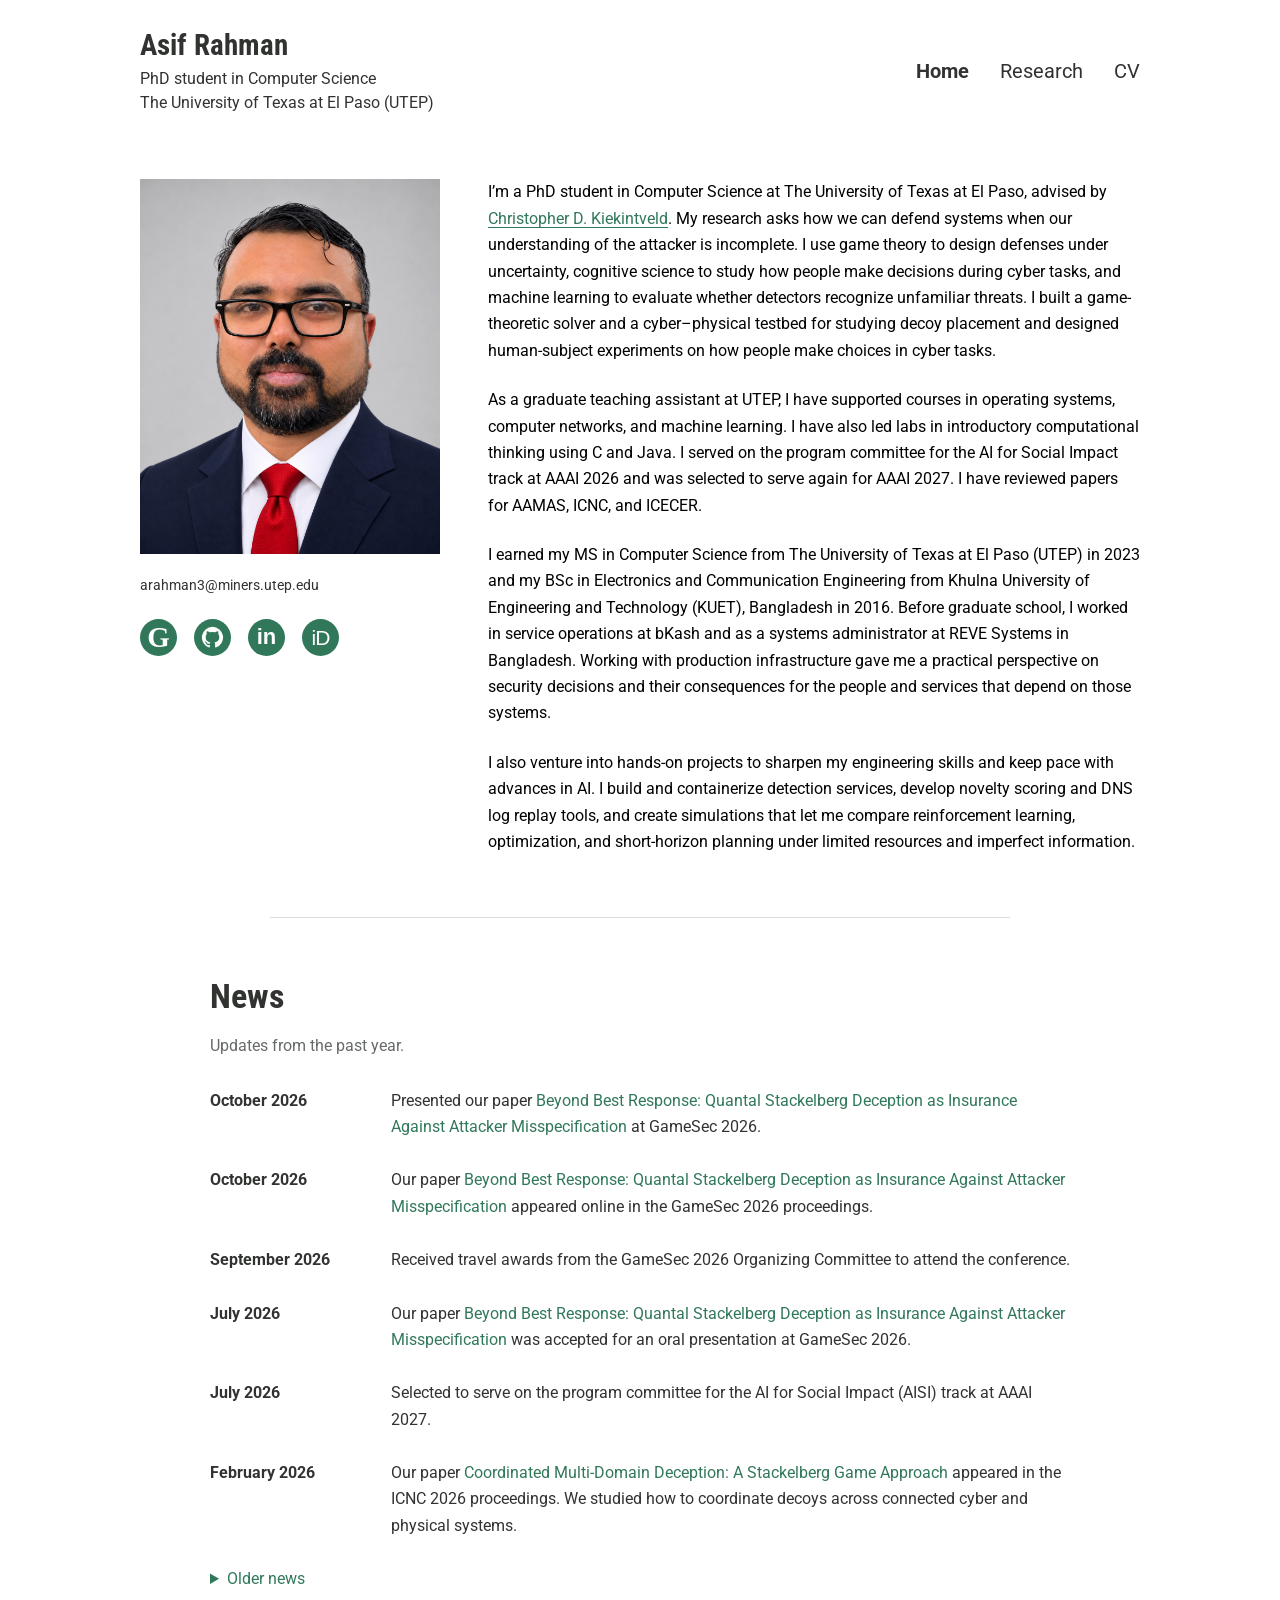
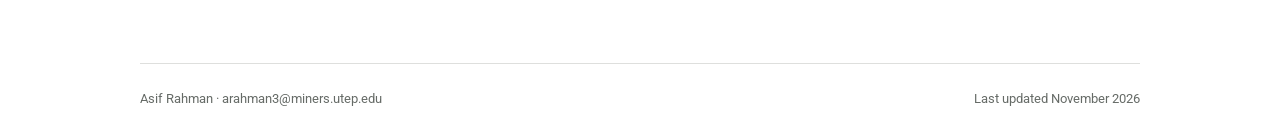
<file: index.html>
<!doctype html>
<html lang="en">
<head>
  <meta charset="utf-8">
  <meta name="viewport" content="width=device-width, initial-scale=1">
  <title>Asif Rahman | Computer Science, UTEP</title>
  <meta name="description" content="Asif Rahman is a PhD student at UTEP studying cyber deception, game theory, and attacker decision-making.">
  <meta name="author" content="Asif Rahman">
  <link rel="canonical" href="https://asifrahman.is-a.dev/">
  <meta name="theme-color" content="#31785a">
  <link rel="icon" href="assets/favicon.svg" type="image/svg+xml">
  <link rel="stylesheet" href="fonts.css">
  <link rel="stylesheet" href="style.css">
  <script src="assets/news-data.js" defer></script>
  <script src="assets/news.js" defer></script>
</head>
<body>
<a class="skip-link" href="#main">Skip to content</a>
<div class="site-width">
  <header class="site-header">
    <div><a class="site-name" href="index.html">Asif Rahman</a>
      <p class="site-description">PhD student in Computer Science<br>The University of Texas at El Paso (UTEP)</p></div>
    <nav aria-label="Main navigation"><ul class="primary-nav"><li><a href="index.html" aria-current="page">Home</a></li><li><a href="research.html">Research</a></li><li><a href="cv.html">CV</a></li></ul></nav>
  </header>
<main id="main">
  <h1 class="visually-hidden">Asif Rahman — Home</h1>
  <section class="intro" aria-label="About me">
    <aside class="profile" aria-label="Photo and contact links">
      <img class="portrait" src="assets/asif-rahman-formal.png" width="1122" height="1402" alt="Portrait of Asif Rahman wearing black glasses, a navy suit, white shirt, and red tie" fetchpriority="high">
      <a class="email" href="mailto:arahman3@miners.utep.edu">arahman3@miners.utep.edu</a>
      <div class="social-links" aria-label="Academic and professional profiles">
        <a href="https://scholar.google.com/citations?user=FfLKS8AAAAAJ" target="_blank" rel="noopener" aria-label="Google Scholar" title="Google Scholar"><span class="scholar-icon" aria-hidden="true">G</span></a>
        <a href="https://github.com/ucchol" target="_blank" rel="noopener" aria-label="GitHub" title="GitHub"><svg viewBox="0 0 24 24" aria-hidden="true"><path d="M12 .9a11.1 11.1 0 0 0-3.51 21.63c.55.1.76-.24.76-.54v-2.07c-3.1.67-3.76-1.32-3.76-1.32-.51-1.29-1.24-1.64-1.24-1.64-1.01-.69.08-.68.08-.68 1.12.08 1.71 1.15 1.71 1.15 1 1.7 2.61 1.21 3.25.93.1-.72.39-1.21.71-1.49-2.48-.28-5.09-1.24-5.09-5.52 0-1.22.44-2.22 1.15-3-.12-.28-.5-1.42.11-2.96 0 0 .94-.3 3.05 1.14a10.6 10.6 0 0 1 5.55 0c2.12-1.44 3.05-1.14 3.05-1.14.61 1.54.23 2.68.11 2.96.72.78 1.15 1.78 1.15 3 0 4.29-2.62 5.23-5.11 5.51.4.35.75 1.03.75 2.08v3.05c0 .3.2.65.77.54A11.1 11.1 0 0 0 12 .9Z"/></svg></a>
        <a href="https://www.linkedin.com/in/asif5028/" target="_blank" rel="noopener" aria-label="LinkedIn" title="LinkedIn"><span class="linkedin-icon" aria-hidden="true">in</span></a>
        <a href="https://orcid.org/0009-0004-4939-2065" target="_blank" rel="noopener" aria-label="ORCID" title="ORCID"><span class="orcid-icon" aria-hidden="true">iD</span></a>
      </div>
    </aside>
    <div class="bio">
      <!-- Edit the biography here. Research and publication details are on research.html. -->
      <p>I’m a PhD student in Computer Science at The University of Texas at El Paso, advised by <a href="https://www.cs.utep.edu/kiekintveld/" target="_blank" rel="noopener">Christopher D. Kiekintveld</a>. My research asks how we can defend systems when our understanding of the attacker is incomplete. I use game theory to design defenses under uncertainty, cognitive science to study how people make decisions during cyber tasks, and machine learning to evaluate whether detectors recognize unfamiliar threats. I built a game-theoretic solver and a cyber–physical testbed for studying decoy placement and designed human-subject experiments on how people make choices in cyber tasks.</p>
      <p>As a graduate teaching assistant at UTEP, I have supported courses in operating systems, computer networks, and machine learning. I have also led labs in introductory computational thinking using C and Java. I served on the program committee for the AI for Social Impact track at AAAI 2026 and was selected to serve again for AAAI 2027. I have reviewed papers for AAMAS, ICNC, and ICECER.</p>
      <p>I earned my MS in Computer Science from The University of Texas at El Paso (UTEP) in 2023 and my BSc in Electronics and Communication Engineering from Khulna University of Engineering and Technology (KUET), Bangladesh in 2016. Before graduate school, I worked in service operations at bKash and as a systems administrator at REVE Systems in Bangladesh. Working with production infrastructure gave me a practical perspective on security decisions and their consequences for the people and services that depend on those systems.</p>
      <p>I also venture into hands-on projects to sharpen my engineering skills and keep pace with advances in AI. I build and containerize detection services, develop novelty scoring and DNS log replay tools, and create simulations that let me compare reinforcement learning, optimization, and short-horizon planning under limited resources and imperfect information.</p>
    </div>
  </section>
  <hr class="section-rule">
  <section class="news-section" aria-labelledby="news-heading" id="news">
    <h2 id="news-heading">News</h2>
    <p class="news-intro">Updates from the past year.</p>
<ul class="news-list" data-news-view="recent">
  <li><time datetime="2026-10">October 2026</time><p>Presented our paper <a href="https://link.springer.com/chapter/10.1007/978-3-032-40367-4_14" target="_blank" rel="noopener">Beyond Best Response: Quantal Stackelberg Deception as Insurance Against Attacker Misspecification</a> at GameSec 2026.</p></li>
  <li><time datetime="2026-10-13">October 2026</time><p>Our paper <a href="https://link.springer.com/chapter/10.1007/978-3-032-40367-4_14" target="_blank" rel="noopener">Beyond Best Response: Quantal Stackelberg Deception as Insurance Against Attacker Misspecification</a> appeared online in the GameSec 2026 proceedings.</p></li>
  <li><time datetime="2026-09">September 2026</time><p>Received travel awards from the GameSec 2026 Organizing Committee to attend the conference.</p></li>
  <li><time datetime="2026-07-22">July 2026</time><p>Our paper <a href="https://link.springer.com/chapter/10.1007/978-3-032-40367-4_14" target="_blank" rel="noopener">Beyond Best Response: Quantal Stackelberg Deception as Insurance Against Attacker Misspecification</a> was accepted for an oral presentation at GameSec 2026.</p></li>
  <li><time datetime="2026-07-13">July 2026</time><p>Selected to serve on the program committee for the AI for Social Impact (AISI) track at AAAI 2027.</p></li>
  <li><time datetime="2026-02-16">February 2026</time><p>Our paper <a href="https://doi.org/10.1109/ICNC68183.2026.11416975" target="_blank" rel="noopener">Coordinated Multi-Domain Deception: A Stackelberg Game Approach</a> appeared in the ICNC 2026 proceedings. We studied how to coordinate decoys across connected cyber and physical systems.</p></li>
  <li><time datetime="2025-11-15">November 2025</time><p>Our paper <a href="https://arxiv.org/abs/2601.02596" target="_blank" rel="noopener">Coordinated Multi-Domain Deception: A Stackelberg Game Approach</a> was accepted at ICNC 2026.</p></li>
  <li><time datetime="2025-11-14">November 2025</time><p>Our paper <a href="https://doi.org/10.1109/Trustcom66490.2025.00287" target="_blank" rel="noopener">MAD-OOD: A Deep Learning Cluster-Driven Framework for an Out-of-Distribution Malware Detection and Classification</a> appeared in the TrustCom 2025 proceedings. We evaluated a method for detecting malware from unfamiliar families.</p></li>
</ul>
    <details class="news-archive">
      <summary>Older news</summary>
      <ul class="news-list" data-news-view="older">
        <li><time datetime="2025-10-15">October 2025</time><p>Presented <a href="https://doi.org/10.1007/978-3-032-08067-7_2" target="_blank" rel="noopener">Using Choice Overload to Degrade Cyber Attacks</a> at GameSec 2025 in Athens, Greece.</p></li>
        <li><time datetime="2025-10-13">October 2025</time><p><a href="https://doi.org/10.1007/978-3-032-08067-7_2" target="_blank" rel="noopener">Using Choice Overload to Degrade Cyber Attacks</a> appeared in the GameSec 2025 proceedings.</p></li>
        <li><time datetime="2025-10-11">October 2025</time><p>Received a partial travel grant to attend GameSec 2025.</p></li>
        <li><time datetime="2025-10-05">October 2025</time><p>Our paper <a href="https://doi.org/10.1109/Trustcom66490.2025.00287" target="_blank" rel="noopener">MAD-OOD: A Deep Learning Cluster-Driven Framework for an Out-of-Distribution Malware Detection and Classification</a> was accepted at IEEE TrustCom 2025.</p></li>
        <li><time datetime="2025-09-29">September 2025</time><p>Selected to serve on the program committee for the AI for Social Impact (AISI) track at AAAI 2026.</p></li>
        <li><time datetime="2024-12-09">December 2024</time><p>Our paper <a href="https://doi.org/10.1109/ACSACW65225.2024.00034" target="_blank" rel="noopener">Fine-tuning Large Language Models for DGA and DNS Exfiltration Detection</a> appeared in the ACSAC Workshops 2024 proceedings. We evaluated fine-tuned language models for detecting algorithmically generated domains and DNS exfiltration.</p></li>
        <li><time datetime="2024-11">November 2024</time><p>Passed the qualifying talk for my PhD dissertation.</p></li>
        <li><time datetime="2024-10-20">October 2024</time><p>Our paper <a href="https://arxiv.org/abs/2410.21723" target="_blank" rel="noopener">Fine-tuning Large Language Models for DGA and DNS Exfiltration Detection</a> was accepted at the Workshop on AI for Cyber Threat Intelligence (WAITI), part of ACSAC 2024.</p></li>
        <li><time datetime="2024-01">January 2024</time><p>Started my PhD journey at UTEP.</p></li>
      </ul>
    </details>
  </section>
</main>
  <footer class="site-footer" id="contact">
    <p>Asif Rahman · <a href="mailto:arahman3@miners.utep.edu">arahman3@miners.utep.edu</a></p>
    <p>Last updated November 2026</p>
  </footer>
</div>
</body>
</html>
</file>
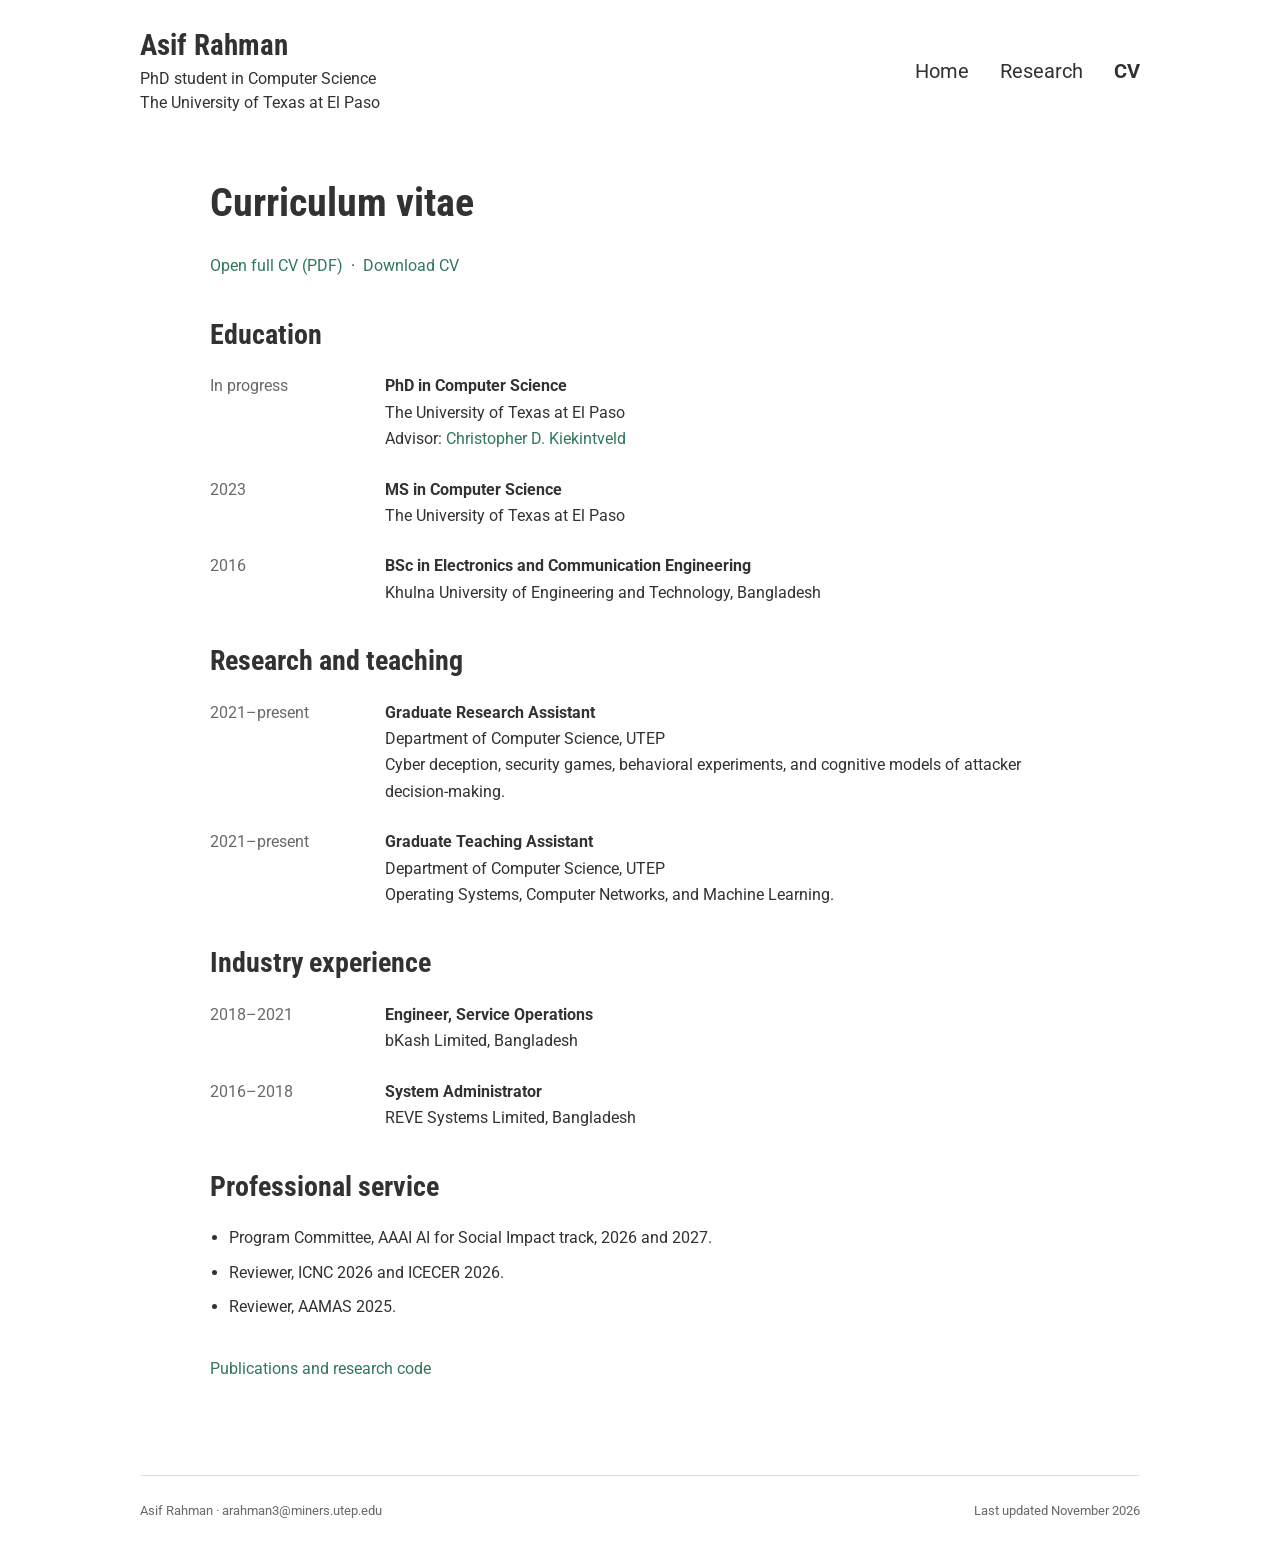
<file: cv.html>
<!doctype html>
<html lang="en">
<head>
  <meta charset="utf-8">
  <meta name="viewport" content="width=device-width, initial-scale=1">
  <title>Curriculum vitae | Asif Rahman</title>
  <meta name="description" content="Education, research, teaching, and professional experience of Asif Rahman. Download the full CV.">
  <meta name="author" content="Asif Rahman">
  <link rel="canonical" href="https://asifrahman.is-a.dev/cv.html">
  <meta name="theme-color" content="#31785a">
  <link rel="icon" href="assets/favicon.svg" type="image/svg+xml">
  <link rel="stylesheet" href="fonts.css">
  <link rel="stylesheet" href="style.css">
</head>
<body>
<a class="skip-link" href="#main">Skip to content</a>
<div class="site-width">
  <header class="site-header">
    <div><a class="site-name" href="index.html">Asif Rahman</a>
      <p class="site-description">PhD student in Computer Science<br>The University of Texas at El Paso</p></div>
    <nav aria-label="Main navigation"><ul class="primary-nav"><li><a href="index.html">Home</a></li><li><a href="research.html">Research</a></li><li><a href="cv.html" aria-current="page">CV</a></li></ul></nav>
  </header>
<main id="main" class="reading-width">
  <h1>Curriculum vitae</h1>
  <p class="cv-download"><a href="CV.pdf" target="_blank" rel="noopener">Open full CV (PDF)</a> &nbsp;·&nbsp; <a href="CV.pdf" download="Asif_Rahman_CV.pdf">Download CV</a></p>
  <section class="cv-section" aria-labelledby="education-heading">
    <h2 id="education-heading">Education</h2>
    <div class="cv-row"><span class="cv-date">In progress</span><div><strong>PhD in Computer Science</strong><p>The University of Texas at El Paso</p><p>Advisor: <a href="https://www.cs.utep.edu/kiekintveld/" target="_blank" rel="noopener">Christopher D. Kiekintveld</a></p></div></div>
    <div class="cv-row"><time datetime="2023">2023</time><div><strong>MS in Computer Science</strong><p>The University of Texas at El Paso</p></div></div>
    <div class="cv-row"><time datetime="2016">2016</time><div><strong>BSc in Electronics and Communication Engineering</strong><p>Khulna University of Engineering and Technology, Bangladesh</p></div></div>
  </section>
  <section class="cv-section" aria-labelledby="experience-heading">
    <h2 id="experience-heading">Research and teaching</h2>
    <div class="cv-row"><span class="cv-date">2021–present</span><div><strong>Graduate Research Assistant</strong><p>Department of Computer Science, UTEP</p><p>Cyber deception, security games, behavioral experiments, and cognitive models of attacker decision-making.</p></div></div>
    <div class="cv-row"><span class="cv-date">2021–present</span><div><strong>Graduate Teaching Assistant</strong><p>Department of Computer Science, UTEP</p><p>Operating Systems, Computer Networks, and Machine Learning.</p></div></div>
  </section>
  <section class="cv-section" aria-labelledby="industry-heading">
    <h2 id="industry-heading">Industry experience</h2>
    <div class="cv-row"><span class="cv-date">2018–2021</span><div><strong>Engineer, Service Operations</strong><p>bKash Limited, Bangladesh</p></div></div>
    <div class="cv-row"><span class="cv-date">2016–2018</span><div><strong>System Administrator</strong><p>REVE Systems Limited, Bangladesh</p></div></div>
  </section>
  <section class="cv-section" aria-labelledby="service-heading">
    <h2 id="service-heading">Professional service</h2>
    <ul class="service-list"><li>Program Committee, AAAI AI for Social Impact track, 2026 and 2027.</li><li>Reviewer, ICNC 2026 and ICECER 2026.</li><li>Reviewer, AAMAS 2025.</li></ul>
  </section>
  <p class="back-link"><a href="research.html#publications">Publications and research code</a></p>
</main>
  <footer class="site-footer" id="contact">
    <p>Asif Rahman · <a href="mailto:arahman3@miners.utep.edu">arahman3@miners.utep.edu</a></p>
    <p>Last updated November 2026</p>
  </footer>
</div>
</body>
</html>
</file>
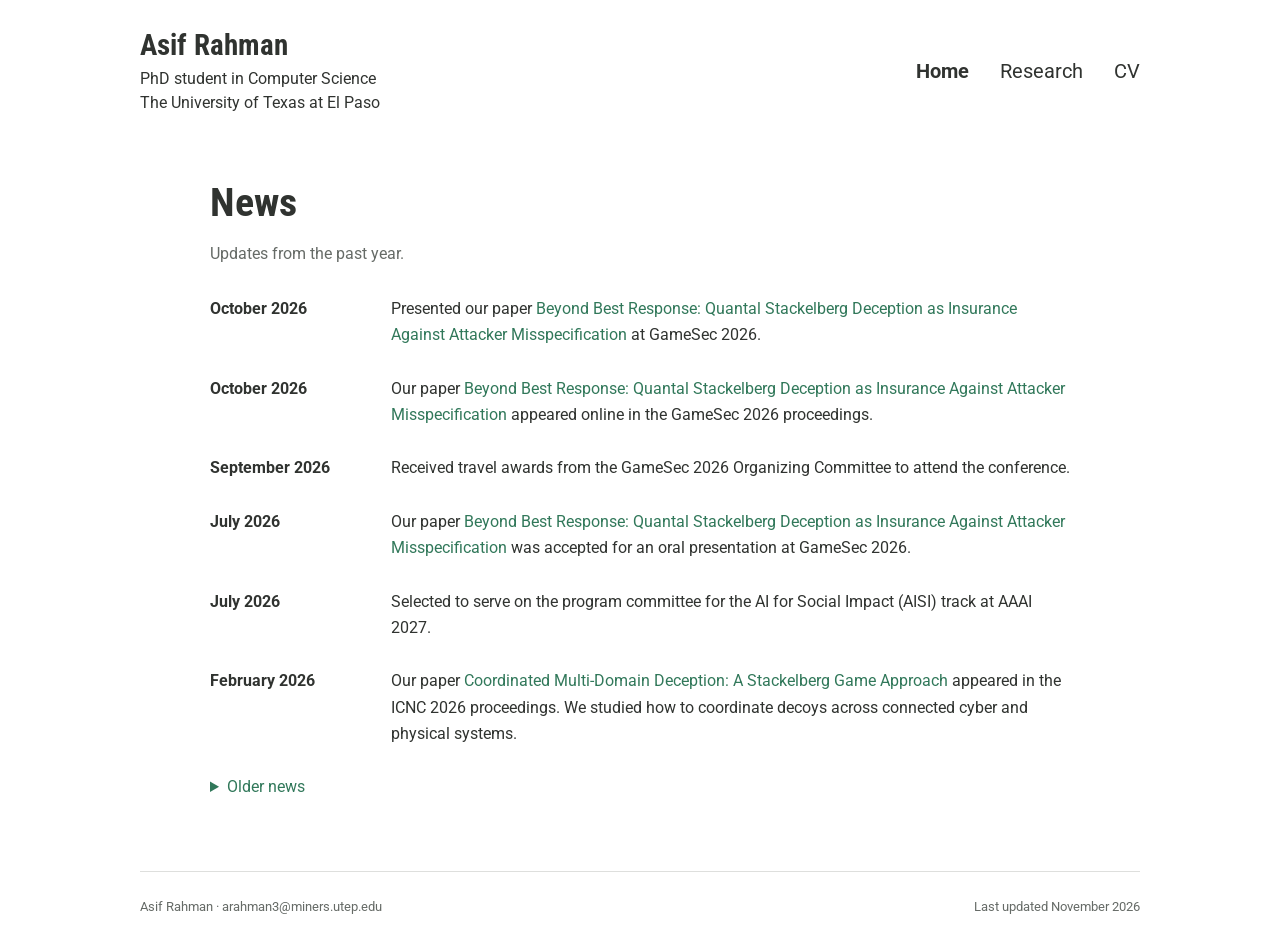
<file: news.html>
<!doctype html>
<html lang="en">
<head>
  <meta charset="utf-8">
  <meta name="viewport" content="width=device-width, initial-scale=1">
  <title>News | Asif Rahman</title>
  <meta name="description" content="Research and professional news from Asif Rahman.">
  <meta name="author" content="Asif Rahman">
  <link rel="canonical" href="https://asifrahman.is-a.dev/news.html">
  <meta name="theme-color" content="#31785a">
  <link rel="icon" href="assets/favicon.svg" type="image/svg+xml">
  <link rel="stylesheet" href="fonts.css">
  <link rel="stylesheet" href="style.css">
  <script src="assets/news-data.js" defer></script>
  <script src="assets/news.js" defer></script>
</head>
<body>
<a class="skip-link" href="#main">Skip to content</a>
<div class="site-width">
  <header class="site-header">
    <div><a class="site-name" href="index.html">Asif Rahman</a>
      <p class="site-description">PhD student in Computer Science<br>The University of Texas at El Paso</p></div>
    <nav aria-label="Main navigation"><ul class="primary-nav"><li><a href="index.html" aria-current="page">Home</a></li><li><a href="research.html">Research</a></li><li><a href="cv.html">CV</a></li></ul></nav>
  </header>
<main id="main" class="reading-width"><h1>News</h1><p class="news-intro">Updates from the past year.</p><ul class="news-list" data-news-view="recent">
  <li><time datetime="2026-10">October 2026</time><p>Presented our paper <a href="https://link.springer.com/chapter/10.1007/978-3-032-40367-4_14" target="_blank" rel="noopener">Beyond Best Response: Quantal Stackelberg Deception as Insurance Against Attacker Misspecification</a> at GameSec 2026.</p></li>
  <li><time datetime="2026-10-13">October 2026</time><p>Our paper <a href="https://link.springer.com/chapter/10.1007/978-3-032-40367-4_14" target="_blank" rel="noopener">Beyond Best Response: Quantal Stackelberg Deception as Insurance Against Attacker Misspecification</a> appeared online in the GameSec 2026 proceedings.</p></li>
  <li><time datetime="2026-09">September 2026</time><p>Received travel awards from the GameSec 2026 Organizing Committee to attend the conference.</p></li>
  <li><time datetime="2026-07-22">July 2026</time><p>Our paper <a href="https://link.springer.com/chapter/10.1007/978-3-032-40367-4_14" target="_blank" rel="noopener">Beyond Best Response: Quantal Stackelberg Deception as Insurance Against Attacker Misspecification</a> was accepted for an oral presentation at GameSec 2026.</p></li>
  <li><time datetime="2026-07-13">July 2026</time><p>Selected to serve on the program committee for the AI for Social Impact (AISI) track at AAAI 2027.</p></li>
  <li><time datetime="2026-02-16">February 2026</time><p>Our paper <a href="https://doi.org/10.1109/ICNC68183.2026.11416975" target="_blank" rel="noopener">Coordinated Multi-Domain Deception: A Stackelberg Game Approach</a> appeared in the ICNC 2026 proceedings. We studied how to coordinate decoys across connected cyber and physical systems.</p></li>
  <li><time datetime="2025-11-15">November 2025</time><p>Our paper <a href="https://arxiv.org/abs/2601.02596" target="_blank" rel="noopener">Coordinated Multi-Domain Deception: A Stackelberg Game Approach</a> was accepted at ICNC 2026.</p></li>
  <li><time datetime="2025-11-14">November 2025</time><p>Our paper <a href="https://doi.org/10.1109/Trustcom66490.2025.00287" target="_blank" rel="noopener">MAD-OOD: A Deep Learning Cluster-Driven Framework for an Out-of-Distribution Malware Detection and Classification</a> appeared in the TrustCom 2025 proceedings. We evaluated a method for detecting malware from unfamiliar families.</p></li>
</ul>
    <details class="news-archive">
      <summary>Older news</summary>
      <ul class="news-list" data-news-view="older">
        <li><time datetime="2025-10-15">October 2025</time><p>Presented <a href="https://doi.org/10.1007/978-3-032-08067-7_2" target="_blank" rel="noopener">Using Choice Overload to Degrade Cyber Attacks</a> at GameSec 2025 in Athens, Greece.</p></li>
        <li><time datetime="2025-10-13">October 2025</time><p><a href="https://doi.org/10.1007/978-3-032-08067-7_2" target="_blank" rel="noopener">Using Choice Overload to Degrade Cyber Attacks</a> appeared in the GameSec 2025 proceedings.</p></li>
        <li><time datetime="2025-10-11">October 2025</time><p>Received a partial travel grant to attend GameSec 2025.</p></li>
        <li><time datetime="2025-10-05">October 2025</time><p>Our paper <a href="https://doi.org/10.1109/Trustcom66490.2025.00287" target="_blank" rel="noopener">MAD-OOD: A Deep Learning Cluster-Driven Framework for an Out-of-Distribution Malware Detection and Classification</a> was accepted at IEEE TrustCom 2025.</p></li>
        <li><time datetime="2025-09-29">September 2025</time><p>Selected to serve on the program committee for the AI for Social Impact (AISI) track at AAAI 2026.</p></li>
        <li><time datetime="2024-12-09">December 2024</time><p>Our paper <a href="https://doi.org/10.1109/ACSACW65225.2024.00034" target="_blank" rel="noopener">Fine-tuning Large Language Models for DGA and DNS Exfiltration Detection</a> appeared in the ACSAC Workshops 2024 proceedings. We evaluated fine-tuned language models for detecting algorithmically generated domains and DNS exfiltration.</p></li>
        <li><time datetime="2024-11">November 2024</time><p>Passed the qualifying talk for my PhD dissertation.</p></li>
        <li><time datetime="2024-10-20">October 2024</time><p>Our paper <a href="https://arxiv.org/abs/2410.21723" target="_blank" rel="noopener">Fine-tuning Large Language Models for DGA and DNS Exfiltration Detection</a> was accepted at the Workshop on AI for Cyber Threat Intelligence (WAITI), part of ACSAC 2024.</p></li>
        <li><time datetime="2024-01">January 2024</time><p>Started my PhD journey at UTEP.</p></li>
      </ul>
    </details>
</main>
  <footer class="site-footer" id="contact">
    <p>Asif Rahman · <a href="mailto:arahman3@miners.utep.edu">arahman3@miners.utep.edu</a></p>
    <p>Last updated November 2026</p>
  </footer>
</div>
</body>
</html>
</file>
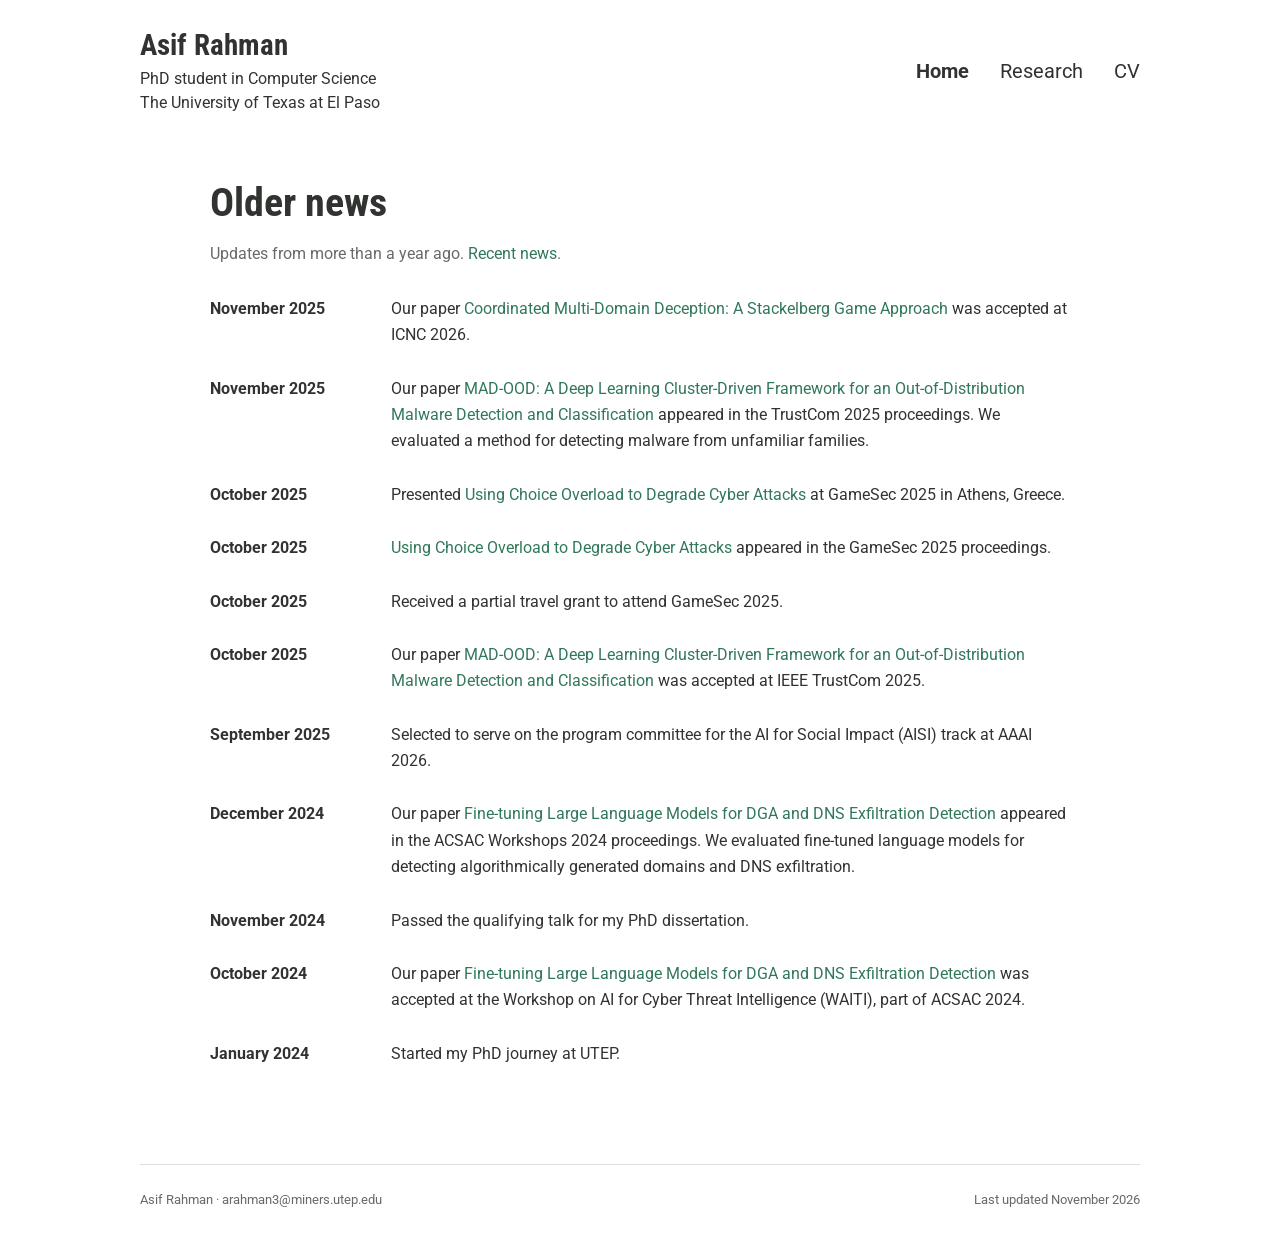
<file: older-news.html>
<!doctype html>
<html lang="en">
<head>
  <meta charset="utf-8">
  <meta name="viewport" content="width=device-width, initial-scale=1">
  <title>Older News | Asif Rahman</title>
  <meta name="description" content="Older research and professional news from Asif Rahman.">
  <meta name="author" content="Asif Rahman">
  <link rel="canonical" href="https://asifrahman.is-a.dev/older-news.html">
  <meta name="theme-color" content="#31785a">
  <link rel="icon" href="assets/favicon.svg" type="image/svg+xml">
  <link rel="stylesheet" href="fonts.css">
  <link rel="stylesheet" href="style.css">
  <script src="assets/news-data.js" defer></script>
  <script src="assets/news.js" defer></script>
</head>
<body>
<a class="skip-link" href="#main">Skip to content</a>
<div class="site-width">
  <header class="site-header">
    <div><a class="site-name" href="index.html">Asif Rahman</a>
      <p class="site-description">PhD student in Computer Science<br>The University of Texas at El Paso</p></div>
    <nav aria-label="Main navigation"><ul class="primary-nav"><li><a href="index.html" aria-current="page">Home</a></li><li><a href="research.html">Research</a></li><li><a href="cv.html">CV</a></li></ul></nav>
  </header>
<main id="main" class="reading-width"><h1>Older news</h1><p class="news-intro">Updates from more than a year ago. <a href="index.html#news">Recent news</a>.</p><ul class="news-list" data-news-view="older">
  <li><time datetime="2025-10-15">October 2025</time><p>Presented <a href="https://doi.org/10.1007/978-3-032-08067-7_2" target="_blank" rel="noopener">Using Choice Overload to Degrade Cyber Attacks</a> at GameSec 2025 in Athens, Greece.</p></li>
  <li><time datetime="2025-10-13">October 2025</time><p><a href="https://doi.org/10.1007/978-3-032-08067-7_2" target="_blank" rel="noopener">Using Choice Overload to Degrade Cyber Attacks</a> appeared in the GameSec 2025 proceedings.</p></li>
  <li><time datetime="2025-10-11">October 2025</time><p>Received a partial travel grant to attend GameSec 2025.</p></li>
  <li><time datetime="2025-10-05">October 2025</time><p>Our paper <a href="https://doi.org/10.1109/Trustcom66490.2025.00287" target="_blank" rel="noopener">MAD-OOD: A Deep Learning Cluster-Driven Framework for an Out-of-Distribution Malware Detection and Classification</a> was accepted at IEEE TrustCom 2025.</p></li>
  <li><time datetime="2025-09-29">September 2025</time><p>Selected to serve on the program committee for the AI for Social Impact (AISI) track at AAAI 2026.</p></li>
  <li><time datetime="2024-12-09">December 2024</time><p>Our paper <a href="https://doi.org/10.1109/ACSACW65225.2024.00034" target="_blank" rel="noopener">Fine-tuning Large Language Models for DGA and DNS Exfiltration Detection</a> appeared in the ACSAC Workshops 2024 proceedings. We evaluated fine-tuned language models for detecting algorithmically generated domains and DNS exfiltration.</p></li>
  <li><time datetime="2024-11">November 2024</time><p>Passed the qualifying talk for my PhD dissertation.</p></li>
  <li><time datetime="2024-10-20">October 2024</time><p>Our paper <a href="https://arxiv.org/abs/2410.21723" target="_blank" rel="noopener">Fine-tuning Large Language Models for DGA and DNS Exfiltration Detection</a> was accepted at the Workshop on AI for Cyber Threat Intelligence (WAITI), part of ACSAC 2024.</p></li>
  <li><time datetime="2024-01">January 2024</time><p>Started my PhD journey at UTEP.</p></li>
</ul></main>
  <footer class="site-footer" id="contact">
    <p>Asif Rahman · <a href="mailto:arahman3@miners.utep.edu">arahman3@miners.utep.edu</a></p>
    <p>Last updated November 2026</p>
  </footer>
</div>
</body>
</html>
</file>
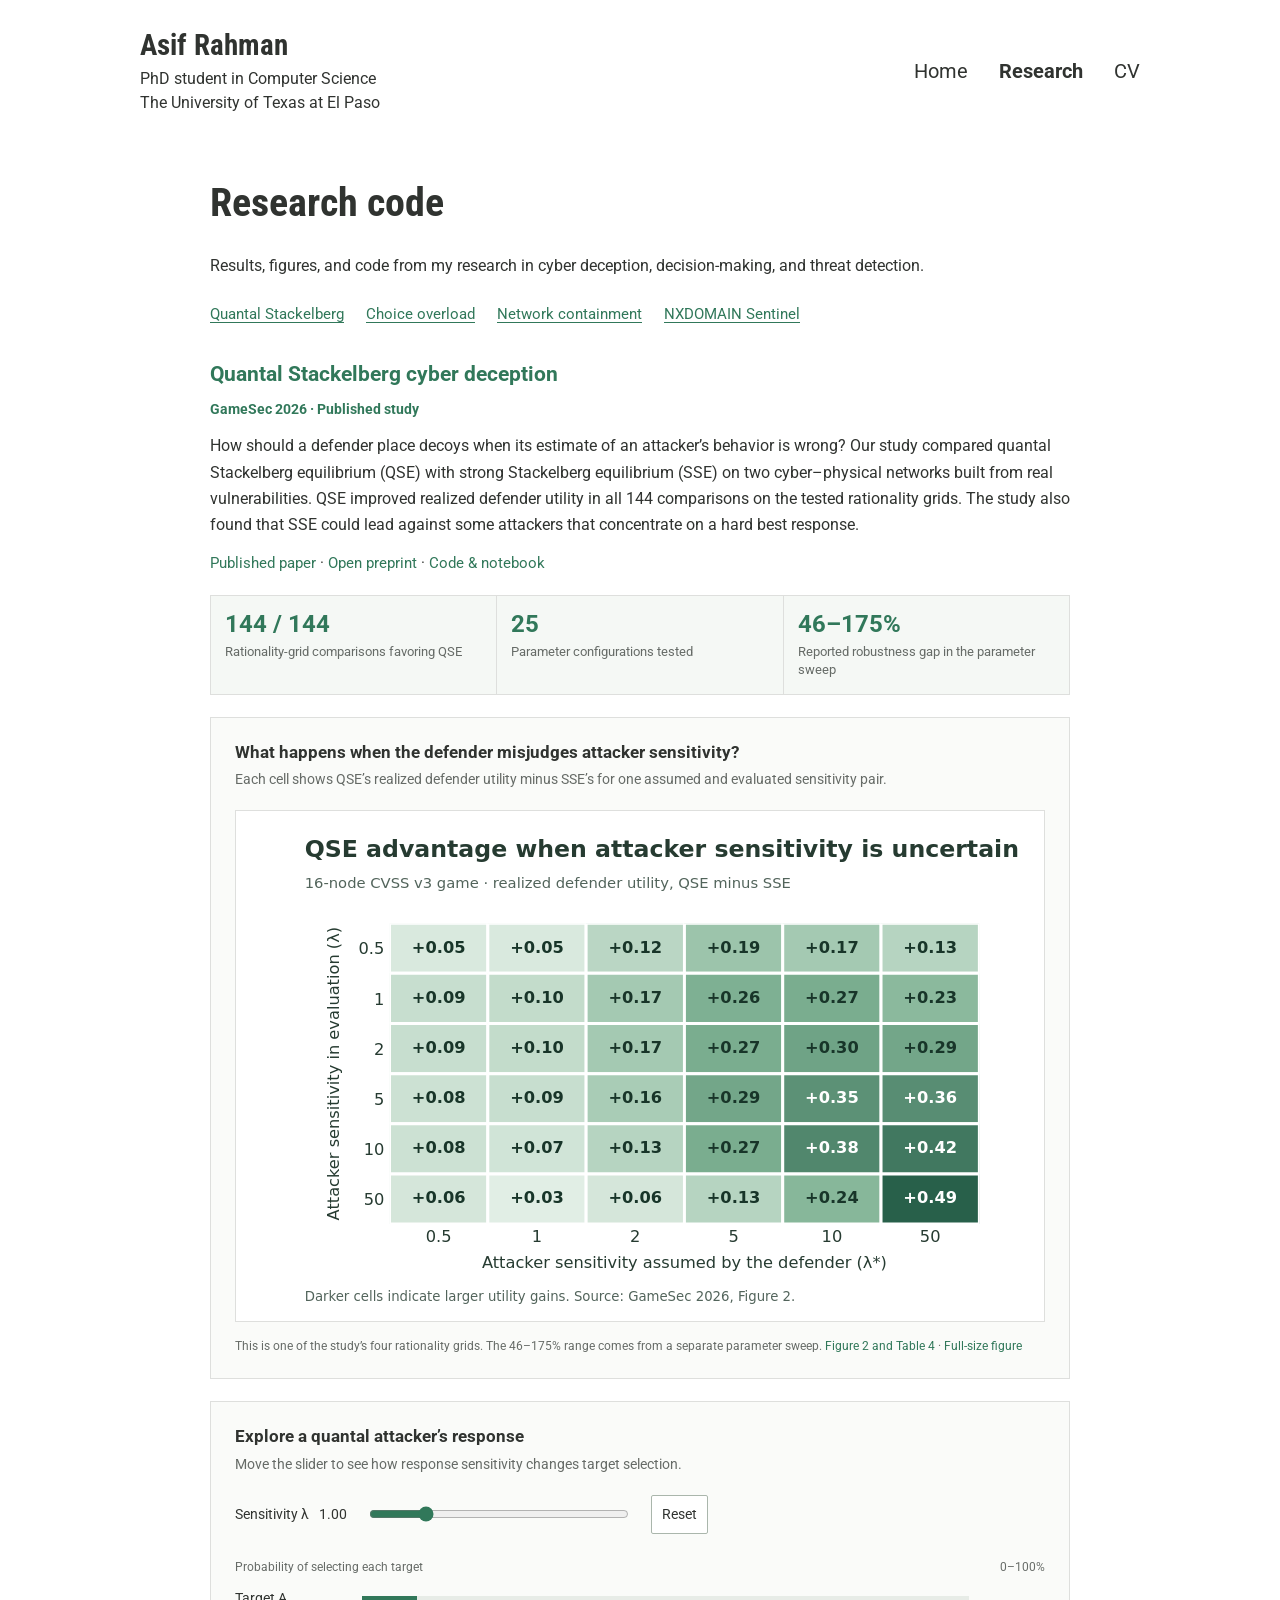
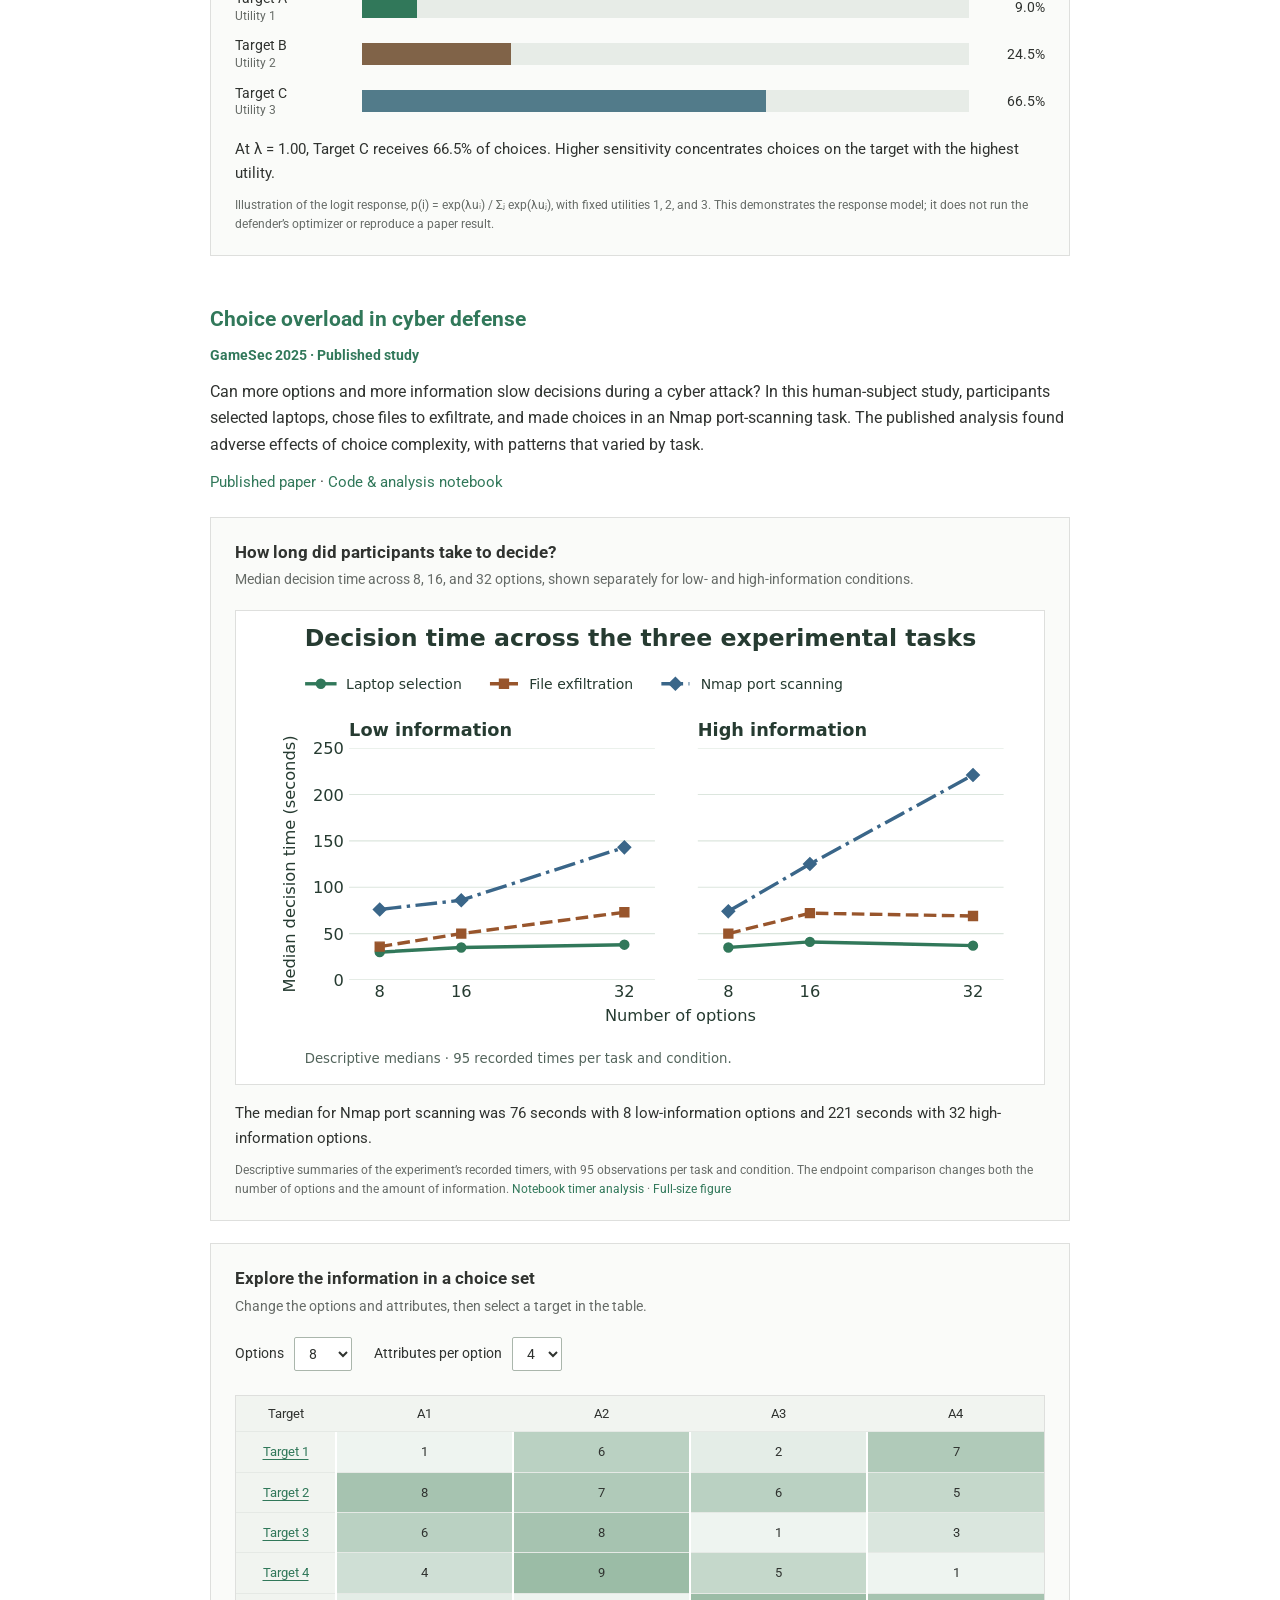
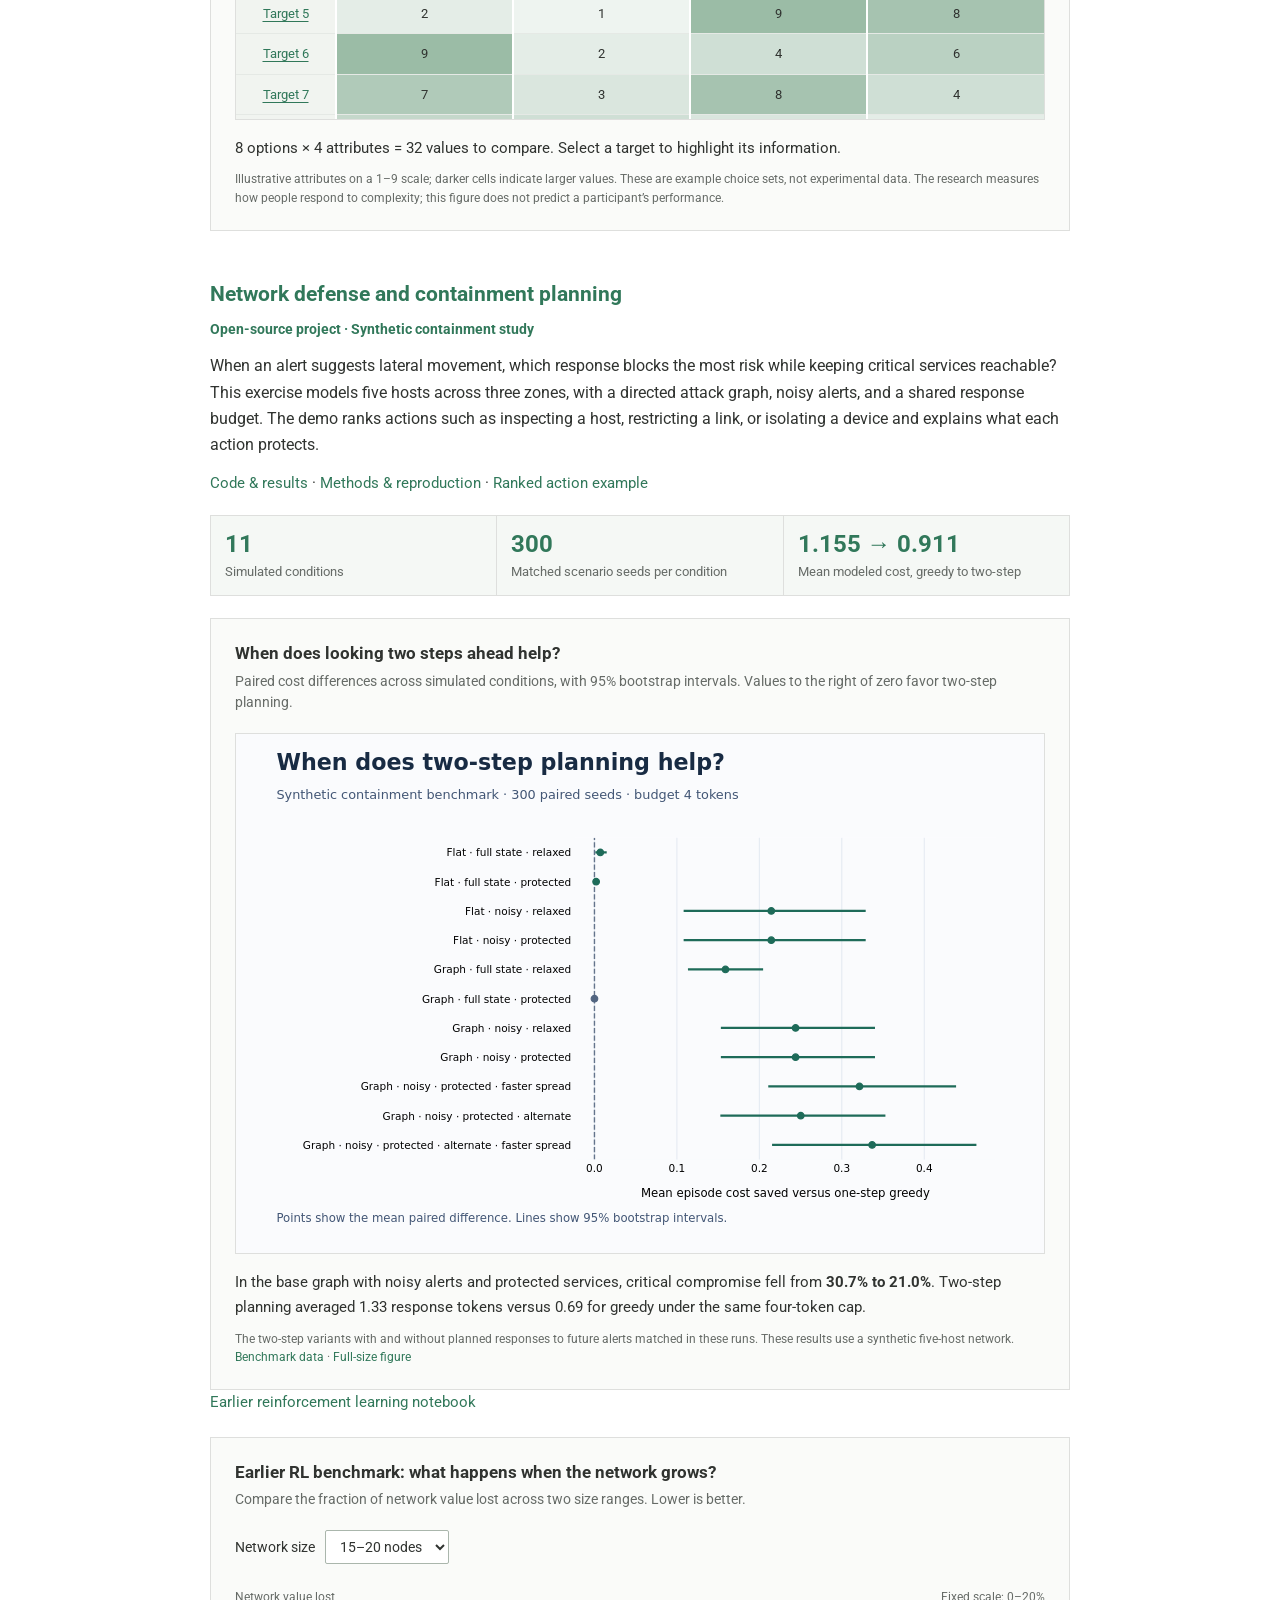
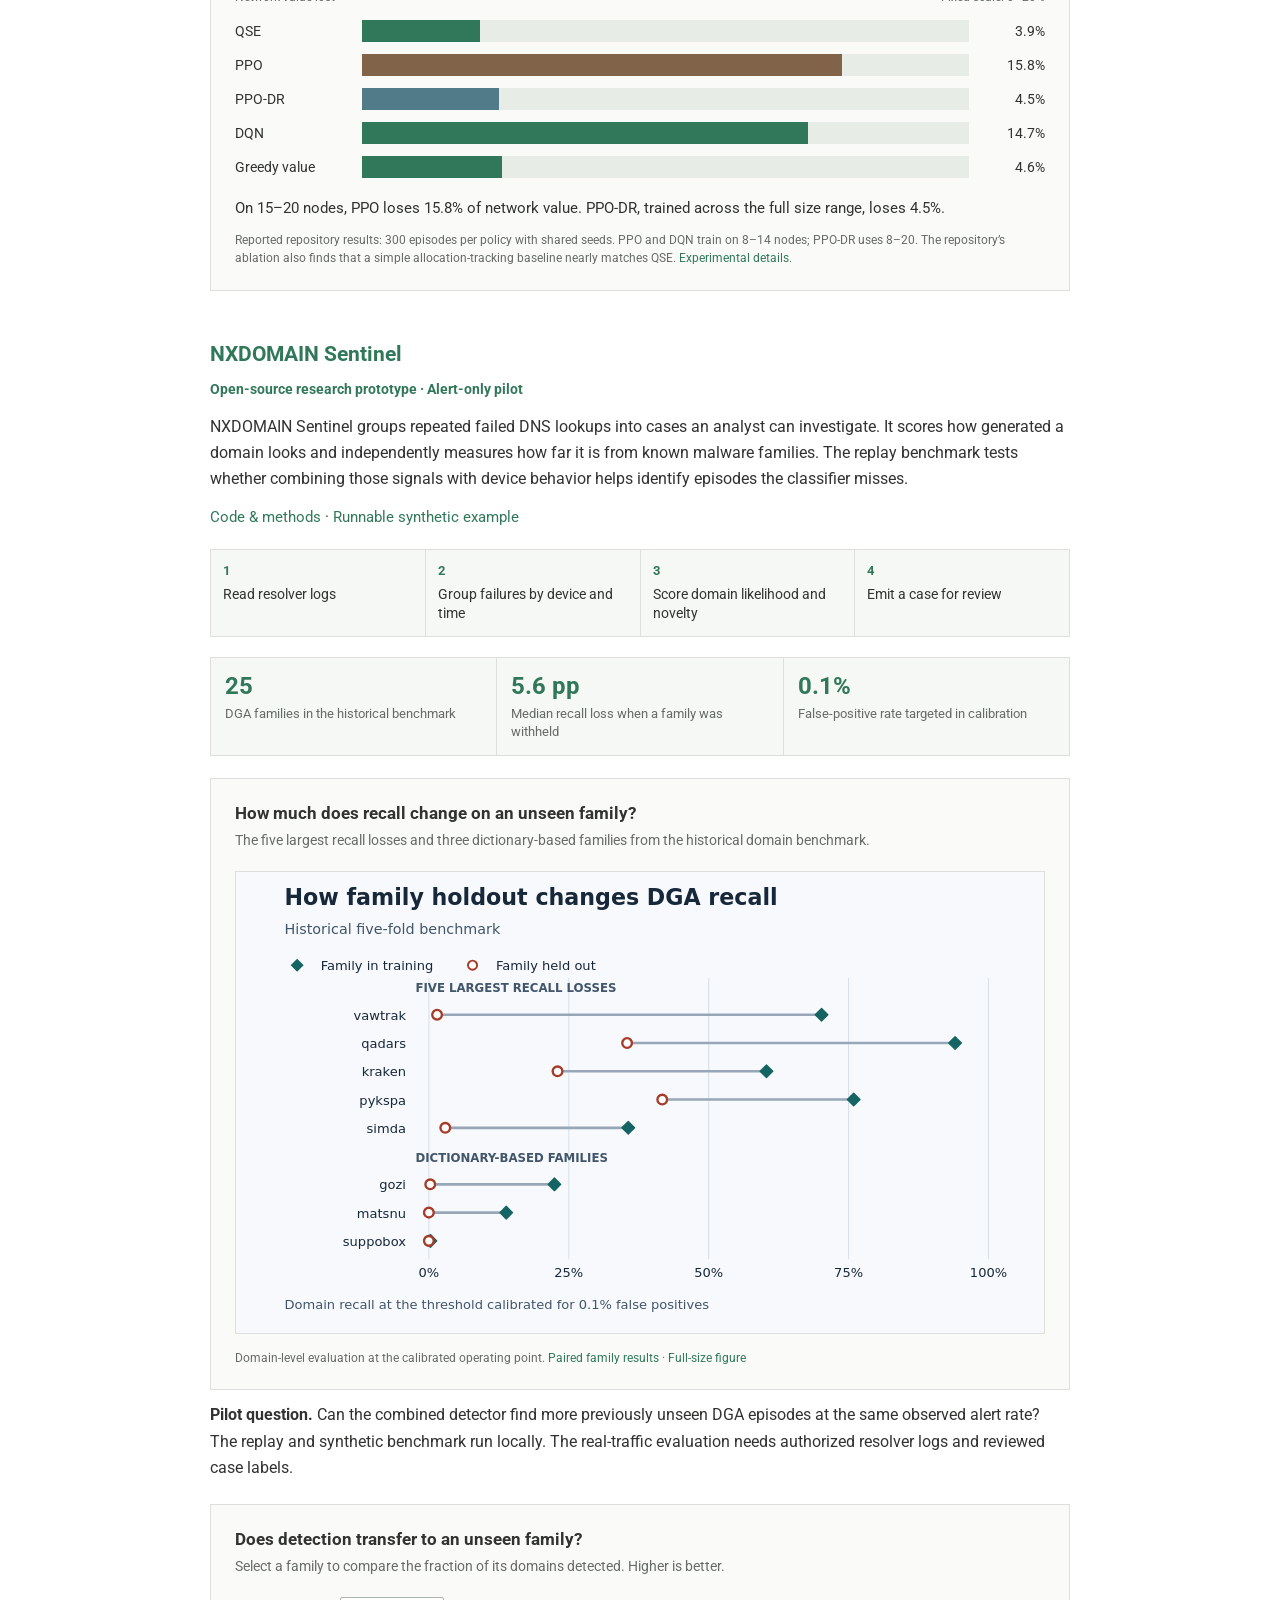
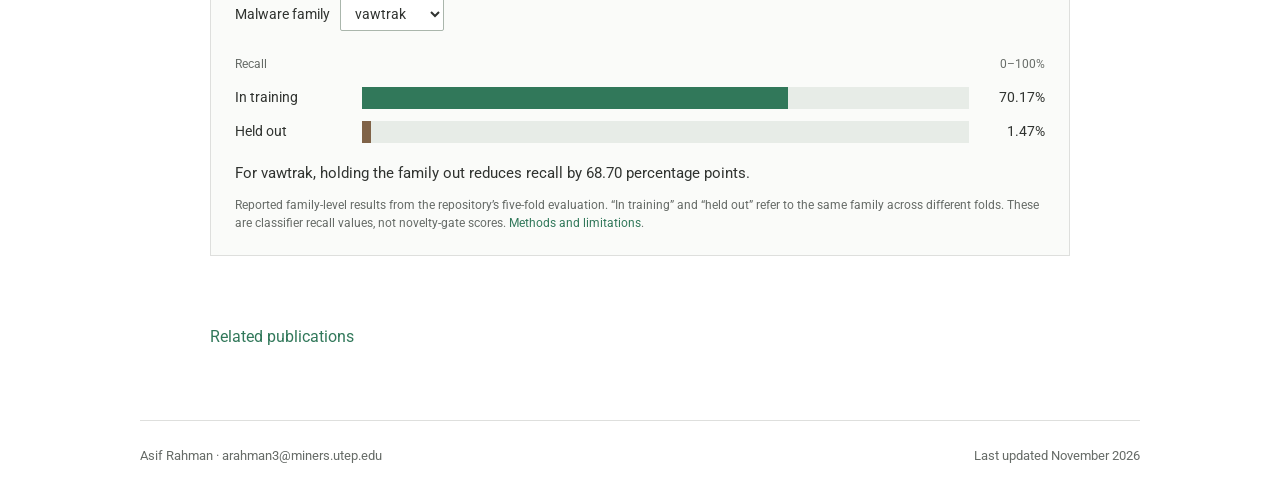
<file: projects.html>
<!doctype html>
<html lang="en">
<head>
  <meta charset="utf-8">
  <meta name="viewport" content="width=device-width, initial-scale=1">
  <title>Research code | Asif Rahman</title>
  <meta name="description" content="Code and software from Asif Rahman’s research.">
  <meta name="author" content="Asif Rahman">
  <link rel="canonical" href="https://asifrahman.is-a.dev/projects.html">
  <meta name="theme-color" content="#31785a">
  <link rel="icon" href="assets/favicon.svg" type="image/svg+xml">
  <link rel="stylesheet" href="fonts.css">
  <link rel="stylesheet" href="style.css">
  <link rel="stylesheet" href="research-figures.css">
  <script src="assets/research-figures.js" defer></script>
</head>
<body>
<a class="skip-link" href="#main">Skip to content</a>
<div class="site-width">
  <header class="site-header">
    <div><a class="site-name" href="index.html">Asif Rahman</a>
      <p class="site-description">PhD student in Computer Science<br>The University of Texas at El Paso</p></div>
    <nav aria-label="Main navigation"><ul class="primary-nav"><li><a href="index.html">Home</a></li><li><a href="research.html" aria-current="page">Research</a></li><li><a href="cv.html">CV</a></li></ul></nav>
  </header>
<main id="main" class="reading-width"><h1>Research code</h1><p>Results, figures, and code from my research in cyber deception, decision-making, and threat detection.</p>
  <nav class="project-jumps" aria-label="Featured project results">
    <a href="#qse">Quantal Stackelberg</a>
    <a href="#choice-overload">Choice overload</a>
    <a href="#ndrl">Network containment</a>
    <a href="#nxdomain">NXDOMAIN Sentinel</a>
  </nav>
<article class="project" id="qse">
  <h3><a href="https://github.com/ucchol/qse-cyber-deception" target="_blank" rel="noopener">Quantal Stackelberg cyber deception</a></h3>
  <p class="project-kicker">GameSec 2026 · Published study</p>
  <p>How should a defender place decoys when its estimate of an attacker’s behavior is wrong? Our study compared quantal Stackelberg equilibrium (QSE) with strong Stackelberg equilibrium (SSE) on two cyber–physical networks built from real vulnerabilities. QSE improved realized defender utility in all 144 comparisons on the tested rationality grids. The study also found that SSE could lead against some attackers that concentrate on a hard best response.</p>
  <p class="project-links"><a href="https://doi.org/10.1007/978-3-032-40367-4_14" target="_blank" rel="noopener">Published paper</a> · <a href="https://arxiv.org/abs/2608.08865" target="_blank" rel="noopener">Open preprint</a> · <a href="https://github.com/ucchol/qse-cyber-deception" target="_blank" rel="noopener">Code &amp; notebook</a></p>
  <dl class="project-metrics">
    <div><dt>Rationality-grid comparisons favoring QSE</dt><dd>144 / 144</dd></div>
    <div><dt>Parameter configurations tested</dt><dd>25</dd></div>
    <div><dt>Reported robustness gap in the parameter sweep</dt><dd>46–175%</dd></div>
  </dl>
  <figure class="research-figure project-result">
    <figcaption><strong>What happens when the defender misjudges attacker sensitivity?</strong><span>Each cell shows QSE’s realized defender utility minus SSE’s for one assumed and evaluated sensitivity pair.</span></figcaption>
    <img src="assets/research/qse-robustness.svg" width="760" height="480" loading="lazy" alt="Six-by-six heatmap of the 16-node CVSS v3 game. All 36 QSE gains are positive and range from 0.03 to 0.49 utility points.">
    <p class="figure-note">This is one of the study’s four rationality grids. The 46–175% range comes from a separate parameter sweep. <a href="https://arxiv.org/pdf/2608.08865" target="_blank" rel="noopener">Figure 2 and Table 4</a> · <a href="assets/research/qse-robustness.svg" target="_blank" rel="noopener">Full-size figure</a></p>
  </figure>
  <figure class="research-figure" data-figure="qse">
    <figcaption><strong>Explore a quantal attacker’s response</strong><span>Move the slider to see how response sensitivity changes target selection.</span></figcaption>
    <div class="figure-controls">
      <label for="qse-lambda">Sensitivity λ <output id="qse-lambda-value" for="qse-lambda">1.00</output></label>
      <input id="qse-lambda" type="range" min="0" max="5" step="0.25" value="1" aria-describedby="qse-note">
      <button type="button" class="quiet-button" data-reset-qse>Reset</button>
    </div>
    <div class="figure-scale"><span>Probability of selecting each target</span><span>0–100%</span></div>
    <div class="bar-chart" data-qse-chart role="img" aria-label="Target-selection probabilities"></div>
    <p class="figure-reading" data-qse-reading aria-live="polite"></p>
    <p class="figure-note" id="qse-note">Illustration of the logit response, p(i) = exp(λuᵢ) / Σⱼ exp(λuⱼ), with fixed utilities 1, 2, and 3. This demonstrates the response model; it does not run the defender’s optimizer or reproduce a paper result.</p>
    <noscript><p>Enable JavaScript to adjust this figure. At λ = 0 all three targets are equally likely; increasing λ favors the highest-utility target.</p></noscript>
  </figure>
</article>

<article class="project" id="choice-overload">
  <h3><a href="https://github.com/ucchol/Choice-Overload-in-Cyber-Defense" target="_blank" rel="noopener">Choice overload in cyber defense</a></h3>
  <p class="project-kicker">GameSec 2025 · Published study</p>
  <p>Can more options and more information slow decisions during a cyber attack? In this human-subject study, participants selected laptops, chose files to exfiltrate, and made choices in an Nmap port-scanning task. The published analysis found adverse effects of choice complexity, with patterns that varied by task.</p>
  <p class="project-links"><a href="https://doi.org/10.1007/978-3-032-08067-7_2" target="_blank" rel="noopener">Published paper</a> · <a href="https://github.com/ucchol/Choice-Overload-in-Cyber-Defense" target="_blank" rel="noopener">Code &amp; analysis notebook</a></p>
  <figure class="research-figure project-result">
    <figcaption><strong>How long did participants take to decide?</strong><span>Median decision time across 8, 16, and 32 options, shown separately for low- and high-information conditions.</span></figcaption>
    <img src="assets/research/choice-decision-time.svg" width="760" height="445" loading="lazy" alt="Two line charts compare decision times across information conditions. Nmap scanning took the longest in every condition, reaching a median of 221 seconds with 32 options and high information.">
    <p class="figure-reading">The median for Nmap port scanning was 76 seconds with 8 low-information options and 221 seconds with 32 high-information options.</p>
    <p class="figure-note">Descriptive summaries of the experiment’s recorded timers, with 95 observations per task and condition. The endpoint comparison changes both the number of options and the amount of information. <a href="https://github.com/ucchol/Choice-Overload-in-Cyber-Defense/blob/906789efb78ccfd68b265640b1aed2b068b52d1f/IARPA_CO_1A_Asif_Rahman_UTEP.ipynb" target="_blank" rel="noopener">Notebook timer analysis</a> · <a href="assets/research/choice-decision-time.svg" target="_blank" rel="noopener">Full-size figure</a></p>
  </figure>
  <figure class="research-figure" data-figure="choice">
    <figcaption><strong>Explore the information in a choice set</strong><span>Change the options and attributes, then select a target in the table.</span></figcaption>
    <div class="figure-controls">
      <label for="choice-options">Options <select id="choice-options"><option value="4">4</option><option value="8" selected>8</option><option value="16">16</option></select></label>
      <label for="choice-attributes">Attributes per option <select id="choice-attributes"><option value="2">2</option><option value="4" selected>4</option><option value="6">6</option></select></label>
    </div>
    <div class="choice-scroll" tabindex="0" aria-label="Illustrative choice table; scroll to see all options">
      <table class="choice-matrix" data-choice-table><caption class="visually-hidden">Illustrative target attributes</caption></table>
    </div>
    <p class="figure-reading" data-choice-reading aria-live="polite"></p>
    <p class="figure-note">Illustrative attributes on a 1–9 scale; darker cells indicate larger values. These are example choice sets, not experimental data. The research measures how people respond to complexity; this figure does not predict a participant’s performance.</p>
    <noscript><p>Enable JavaScript to explore the choice table.</p></noscript>
  </figure>
</article>

<article class="project" id="ndrl">
  <h3><a href="https://github.com/ucchol/network-defense-rl" target="_blank" rel="noopener">Network defense and containment planning</a></h3>
  <p class="project-kicker">Open-source project · Synthetic containment study</p>
  <p>When an alert suggests lateral movement, which response blocks the most risk while keeping critical services reachable? This exercise models five hosts across three zones, with a directed attack graph, noisy alerts, and a shared response budget. The demo ranks actions such as inspecting a host, restricting a link, or isolating a device and explains what each action protects.</p>
  <p class="project-links"><a href="https://github.com/ucchol/network-defense-rl" target="_blank" rel="noopener">Code &amp; results</a> · <a href="https://github.com/ucchol/network-defense-rl/blob/1aa86f0b04c3b5c42434bbe4c5d1cff3a7b1688f/docs/containment.md" target="_blank" rel="noopener">Methods &amp; reproduction</a> · <a href="https://github.com/ucchol/network-defense-rl/blob/1aa86f0b04c3b5c42434bbe4c5d1cff3a7b1688f/results/containment_demo.json" target="_blank" rel="noopener">Ranked action example</a></p>
  <dl class="project-metrics">
    <div><dt>Simulated conditions</dt><dd>11</dd></div>
    <div><dt>Matched scenario seeds per condition</dt><dd>300</dd></div>
    <div><dt>Mean modeled cost, greedy to two-step</dt><dd>1.155 → 0.911</dd></div>
  </dl>
  <figure class="research-figure project-result">
    <figcaption><strong>When does looking two steps ahead help?</strong><span>Paired cost differences across simulated conditions, with 95% bootstrap intervals. Values to the right of zero favor two-step planning.</span></figcaption>
    <img src="assets/research/network-containment-planning.svg" width="960" height="617" loading="lazy" alt="Paired cost comparison across eleven simulated conditions. Two-step planning saved modeled cost in each noisy-alert condition. It tied greedy in the base protected graph when the full compromise state was visible.">
    <p class="figure-reading">In the base graph with noisy alerts and protected services, critical compromise fell from <strong>30.7% to 21.0%</strong>. Two-step planning averaged 1.33 response tokens versus 0.69 for greedy under the same four-token cap.</p>
    <p class="figure-note">The two-step variants with and without planned responses to future alerts matched in these runs. These results use a synthetic five-host network. <a href="https://github.com/ucchol/network-defense-rl/blob/1aa86f0b04c3b5c42434bbe4c5d1cff3a7b1688f/results/containment_summary.csv" target="_blank" rel="noopener">Benchmark data</a> · <a href="assets/research/network-containment-planning.svg" target="_blank" rel="noopener">Full-size figure</a></p>
  </figure>
  <p class="project-links"><a href="https://github.com/ucchol/network-defense-rl/blob/main/notebooks/network_defense_rl.ipynb" target="_blank" rel="noopener">Earlier reinforcement learning notebook</a></p>
  <figure class="research-figure" data-figure="rl">
    <figcaption><strong>Earlier RL benchmark: what happens when the network grows?</strong><span>Compare the fraction of network value lost across two size ranges. Lower is better.</span></figcaption>
    <div class="figure-controls">
      <label for="rl-size">Network size <select id="rl-size"><option value="small">8–14 nodes</option><option value="large" selected>15–20 nodes</option></select></label>
    </div>
    <div class="figure-scale"><span>Network value lost</span><span>Fixed scale: 0–20%</span></div>
    <div class="bar-chart" data-rl-chart role="img" aria-label="Network value lost by defense policy"></div>
    <p class="figure-reading" data-rl-reading aria-live="polite"></p>
    <p class="figure-note">Reported repository results: 300 episodes per policy with shared seeds. PPO and DQN train on 8–14 nodes; PPO-DR uses 8–20. The repository’s ablation also finds that a simple allocation-tracking baseline nearly matches QSE. <a href="https://github.com/ucchol/network-defense-rl" target="_blank" rel="noopener">Experimental details</a>.</p>
    <noscript><p>Enable JavaScript to compare the reported results.</p></noscript>
  </figure>
</article>

<article class="project" id="nxdomain">
  <h3><a href="https://github.com/ucchol/nxdomain-sentinel" target="_blank" rel="noopener">NXDOMAIN Sentinel</a></h3>
  <p class="project-kicker">Open-source research prototype · Alert-only pilot</p>
  <p>NXDOMAIN Sentinel groups repeated failed DNS lookups into cases an analyst can investigate. It scores how generated a domain looks and independently measures how far it is from known malware families. The replay benchmark tests whether combining those signals with device behavior helps identify episodes the classifier misses.</p>
  <p class="project-links"><a href="https://github.com/ucchol/nxdomain-sentinel" target="_blank" rel="noopener">Code &amp; methods</a> · <a href="https://github.com/ucchol/nxdomain-sentinel#try-the-synthetic-benchmark" target="_blank" rel="noopener">Runnable synthetic example</a></p>
  <ol class="project-flow" aria-label="NXDOMAIN Sentinel workflow">
    <li>Read resolver logs</li><li>Group failures by device and time</li><li>Score domain likelihood and novelty</li><li>Emit a case for review</li>
  </ol>
  <dl class="project-metrics">
    <div><dt>DGA families in the historical benchmark</dt><dd>25</dd></div>
    <div><dt>Median recall loss when a family was withheld</dt><dd>5.6 pp</dd></div>
    <div><dt>False-positive rate targeted in calibration</dt><dd>0.1%</dd></div>
  </dl>
  <figure class="research-figure project-result">
    <figcaption><strong>How much does recall change on an unseen family?</strong><span>The five largest recall losses and three dictionary-based families from the historical domain benchmark.</span></figcaption>
    <img src="assets/research/sentinel-family-holdout.svg" width="860" height="490" loading="lazy" alt="Paired recall plot. Vawtrak fell from 70.2% to 1.5% when held out, and all three dictionary-based families had low recall.">
    <p class="figure-note">Domain-level evaluation at the calibrated operating point. <a href="https://github.com/ucchol/nxdomain-sentinel/blob/1418ddfe8c9da6a7ffb2fa62f870348a69766fa3/artifacts/analysis.json" target="_blank" rel="noopener">Paired family results</a> · <a href="assets/research/sentinel-family-holdout.svg" target="_blank" rel="noopener">Full-size figure</a></p>
  </figure>
  <p class="project-pilot"><strong>Pilot question.</strong> Can the combined detector find more previously unseen DGA episodes at the same observed alert rate? The replay and synthetic benchmark run locally. The real-traffic evaluation needs authorized resolver logs and reviewed case labels.</p>
  <figure class="research-figure" data-figure="nx">
    <figcaption><strong>Does detection transfer to an unseen family?</strong><span>Select a family to compare the fraction of its domains detected. Higher is better.</span></figcaption>
    <div class="figure-controls">
      <label for="nx-family">Malware family <select id="nx-family"><option value="vawtrak">vawtrak</option><option value="qadars">qadars</option><option value="kraken">kraken</option><option value="pykspa">pykspa</option><option value="simda">simda</option><option value="murofet">murofet</option><option value="necurs">necurs</option><option value="suppobox">suppobox</option></select></label>
    </div>
    <div class="figure-scale"><span>Recall</span><span>0–100%</span></div>
    <div class="bar-chart" data-nx-chart role="img" aria-label="Recall when a family is trained or held out"></div>
    <p class="figure-reading" data-nx-reading aria-live="polite"></p>
    <p class="figure-note">Reported family-level results from the repository’s five-fold evaluation. “In training” and “held out” refer to the same family across different folds. These are classifier recall values, not novelty-gate scores. <a href="https://github.com/ucchol/nxdomain-sentinel" target="_blank" rel="noopener">Methods and limitations</a>.</p>
    <noscript><p>Enable JavaScript to compare malware families.</p></noscript>
  </figure>
</article><a class="back-link" href="research.html#publications">Related publications</a></main>
  <footer class="site-footer" id="contact">
    <p>Asif Rahman · <a href="mailto:arahman3@miners.utep.edu">arahman3@miners.utep.edu</a></p>
    <p>Last updated November 2026</p>
  </footer>
</div>
</body>
</html>
</file>
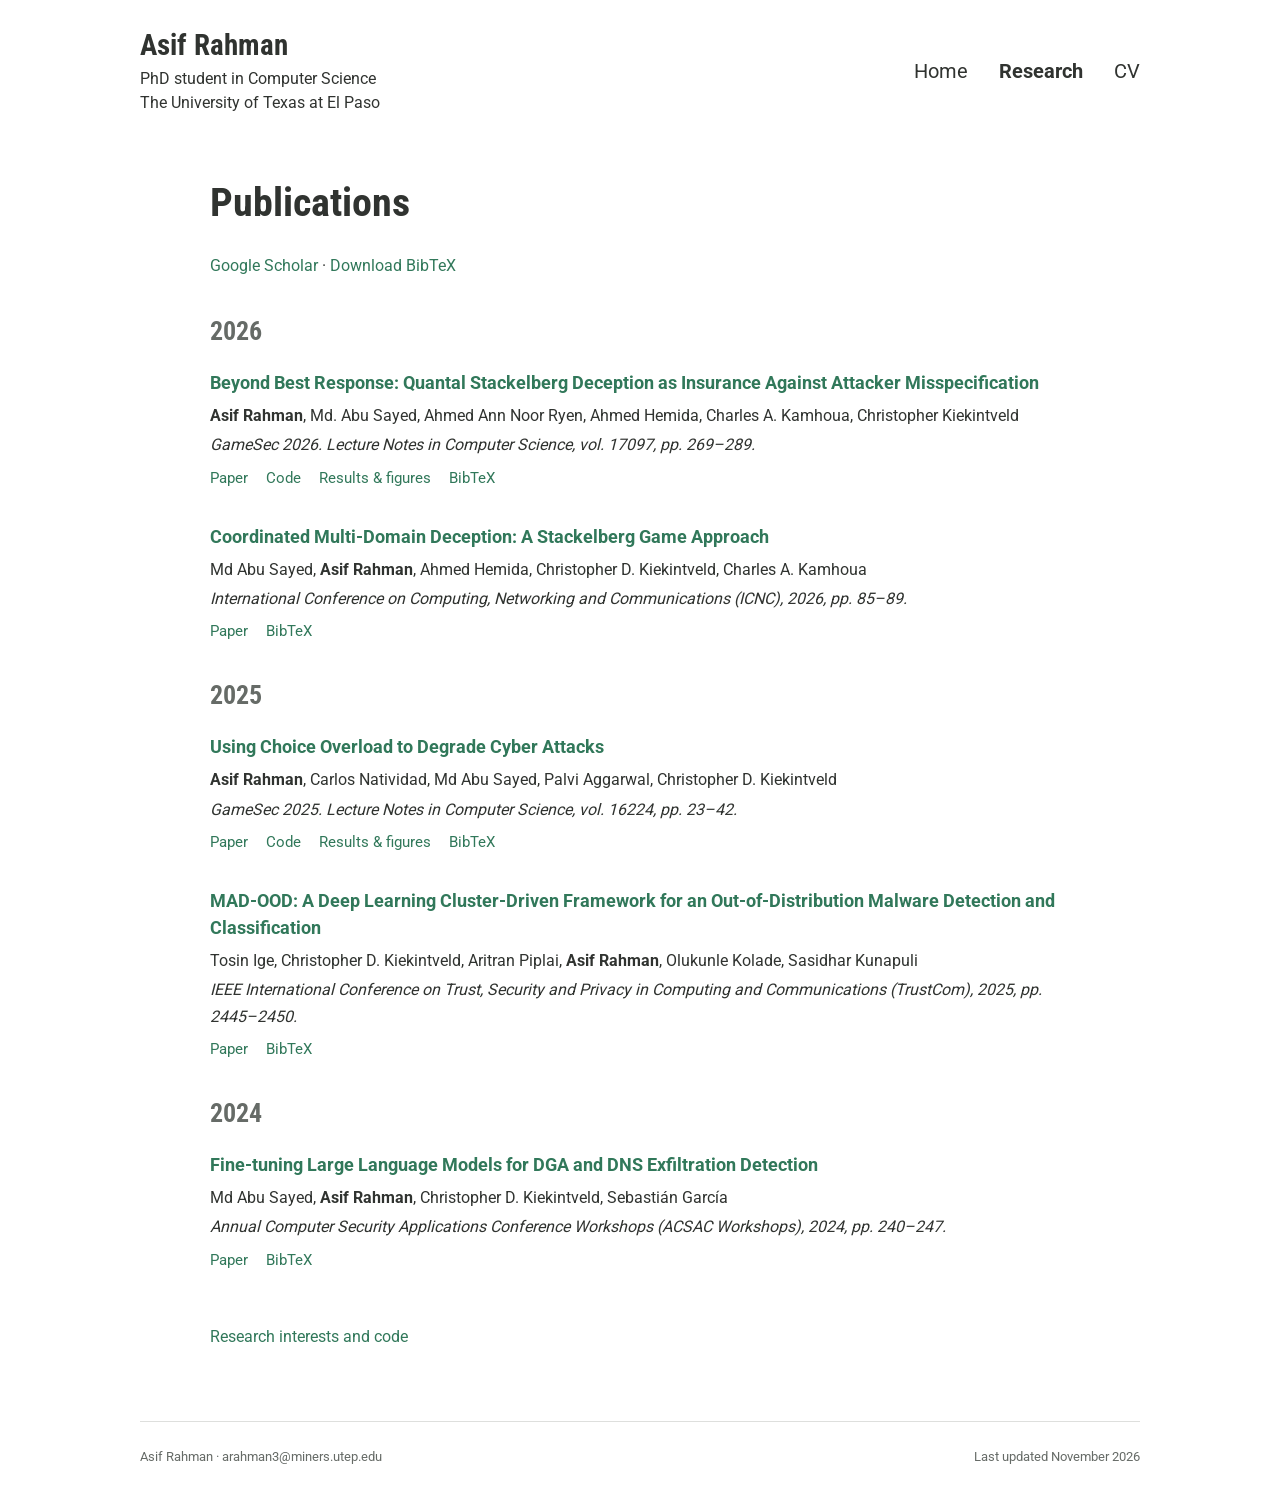
<file: publications.html>
<!doctype html>
<html lang="en">
<head>
  <meta charset="utf-8">
  <meta name="viewport" content="width=device-width, initial-scale=1">
  <title>Publications | Asif Rahman</title>
  <meta name="description" content="Publications by Asif Rahman.">
  <meta name="author" content="Asif Rahman">
  <link rel="canonical" href="https://asifrahman.is-a.dev/publications.html">
  <meta name="theme-color" content="#31785a">
  <link rel="icon" href="assets/favicon.svg" type="image/svg+xml">
  <link rel="stylesheet" href="fonts.css">
  <link rel="stylesheet" href="style.css">
</head>
<body>
<a class="skip-link" href="#main">Skip to content</a>
<div class="site-width">
  <header class="site-header">
    <div><a class="site-name" href="index.html">Asif Rahman</a>
      <p class="site-description">PhD student in Computer Science<br>The University of Texas at El Paso</p></div>
    <nav aria-label="Main navigation"><ul class="primary-nav"><li><a href="index.html">Home</a></li><li><a href="research.html" aria-current="page">Research</a></li><li><a href="cv.html">CV</a></li></ul></nav>
  </header>
<main id="main" class="reading-width"><h1>Publications</h1><p><a href="https://scholar.google.com/citations?user=FfLKS8AAAAAJ" target="_blank" rel="noopener">Google Scholar</a> · <a href="publications.bib" download>Download BibTeX</a></p><h2 class="publication-year">2026</h2>
<article class="publication" id="p-beyond">
  <h3><a href="https://link.springer.com/chapter/10.1007/978-3-032-40367-4_14" target="_blank" rel="noopener">Beyond Best Response: Quantal Stackelberg Deception as Insurance Against Attacker Misspecification</a></h3>
  <p><strong>Asif Rahman</strong>, Md. Abu Sayed, Ahmed Ann Noor Ryen, Ahmed Hemida, Charles A. Kamhoua, Christopher Kiekintveld</p>
  <p class="venue">GameSec 2026. Lecture Notes in Computer Science, vol. 17097, pp. 269–289.</p>
  <div class="paper-links"><a href="https://link.springer.com/chapter/10.1007/978-3-032-40367-4_14" target="_blank" rel="noopener">Paper</a><a href="https://github.com/ucchol/qse-cyber-deception" target="_blank" rel="noopener">Code</a><a href="research.html#qse">Results &amp; figures</a><a href="citations/beyond-best-response.bib" download aria-label="Download BibTeX for Beyond Best Response: Quantal Stackelberg Deception as Insurance Against Attacker Misspecification">BibTeX</a></div>
</article>
<article class="publication" id="p-coordinated">
  <h3><a href="https://doi.org/10.1109/ICNC68183.2026.11416975" target="_blank" rel="noopener">Coordinated Multi-Domain Deception: A Stackelberg Game Approach</a></h3>
  <p>Md Abu Sayed, <strong>Asif Rahman</strong>, Ahmed Hemida, Christopher D. Kiekintveld, Charles A. Kamhoua</p>
  <p class="venue">International Conference on Computing, Networking and Communications (ICNC), 2026, pp. 85–89.</p>
  <div class="paper-links"><a href="https://doi.org/10.1109/ICNC68183.2026.11416975" target="_blank" rel="noopener">Paper</a><a href="citations/coordinated-multi-domain-deception.bib" download aria-label="Download BibTeX for Coordinated Multi-Domain Deception: A Stackelberg Game Approach">BibTeX</a></div>
</article>
<h2 class="publication-year">2025</h2>
<article class="publication" id="p-overload">
  <h3><a href="https://link.springer.com/chapter/10.1007/978-3-032-08067-7_2" target="_blank" rel="noopener">Using Choice Overload to Degrade Cyber Attacks</a></h3>
  <p><strong>Asif Rahman</strong>, Carlos Natividad, Md Abu Sayed, Palvi Aggarwal, Christopher D. Kiekintveld</p>
  <p class="venue">GameSec 2025. Lecture Notes in Computer Science, vol. 16224, pp. 23–42.</p>
  <div class="paper-links"><a href="https://doi.org/10.1007/978-3-032-08067-7_2" target="_blank" rel="noopener">Paper</a><a href="https://github.com/ucchol/Choice-Overload-in-Cyber-Defense" target="_blank" rel="noopener">Code</a><a href="research.html#choice-overload">Results &amp; figures</a><a href="citations/choice-overload.bib" download aria-label="Download BibTeX for Using Choice Overload to Degrade Cyber Attacks">BibTeX</a></div>
</article>
<article class="publication" id="p-madood">
  <h3><a href="https://doi.org/10.1109/Trustcom66490.2025.00287" target="_blank" rel="noopener">MAD-OOD: A Deep Learning Cluster-Driven Framework for an Out-of-Distribution Malware Detection and Classification</a></h3>
  <p>Tosin Ige, Christopher D. Kiekintveld, Aritran Piplai, <strong>Asif Rahman</strong>, Olukunle Kolade, Sasidhar Kunapuli</p>
  <p class="venue">IEEE International Conference on Trust, Security and Privacy in Computing and Communications (TrustCom), 2025, pp. 2445–2450.</p>
  <div class="paper-links"><a href="https://doi.org/10.1109/Trustcom66490.2025.00287" target="_blank" rel="noopener">Paper</a><a href="citations/mad-ood.bib" download aria-label="Download BibTeX for MAD-OOD: A Deep Learning Cluster-Driven Framework for an Out-of-Distribution Malware Detection and Classification">BibTeX</a></div>
</article>
<h2 class="publication-year">2024</h2>
<article class="publication" id="p-dga">
  <h3><a href="https://doi.org/10.1109/ACSACW65225.2024.00034" target="_blank" rel="noopener">Fine-tuning Large Language Models for DGA and DNS Exfiltration Detection</a></h3>
  <p>Md Abu Sayed, <strong>Asif Rahman</strong>, Christopher D. Kiekintveld, Sebastián García</p>
  <p class="venue">Annual Computer Security Applications Conference Workshops (ACSAC Workshops), 2024, pp. 240–247.</p>
  <div class="paper-links"><a href="https://doi.org/10.1109/ACSACW65225.2024.00034" target="_blank" rel="noopener">Paper</a><a href="citations/dga-dns-exfiltration.bib" download aria-label="Download BibTeX for Fine-tuning Large Language Models for DGA and DNS Exfiltration Detection">BibTeX</a></div>
</article>
<a class="back-link" href="research.html">Research interests and code</a></main>
  <footer class="site-footer" id="contact">
    <p>Asif Rahman · <a href="mailto:arahman3@miners.utep.edu">arahman3@miners.utep.edu</a></p>
    <p>Last updated November 2026</p>
  </footer>
</div>
</body>
</html>
</file>
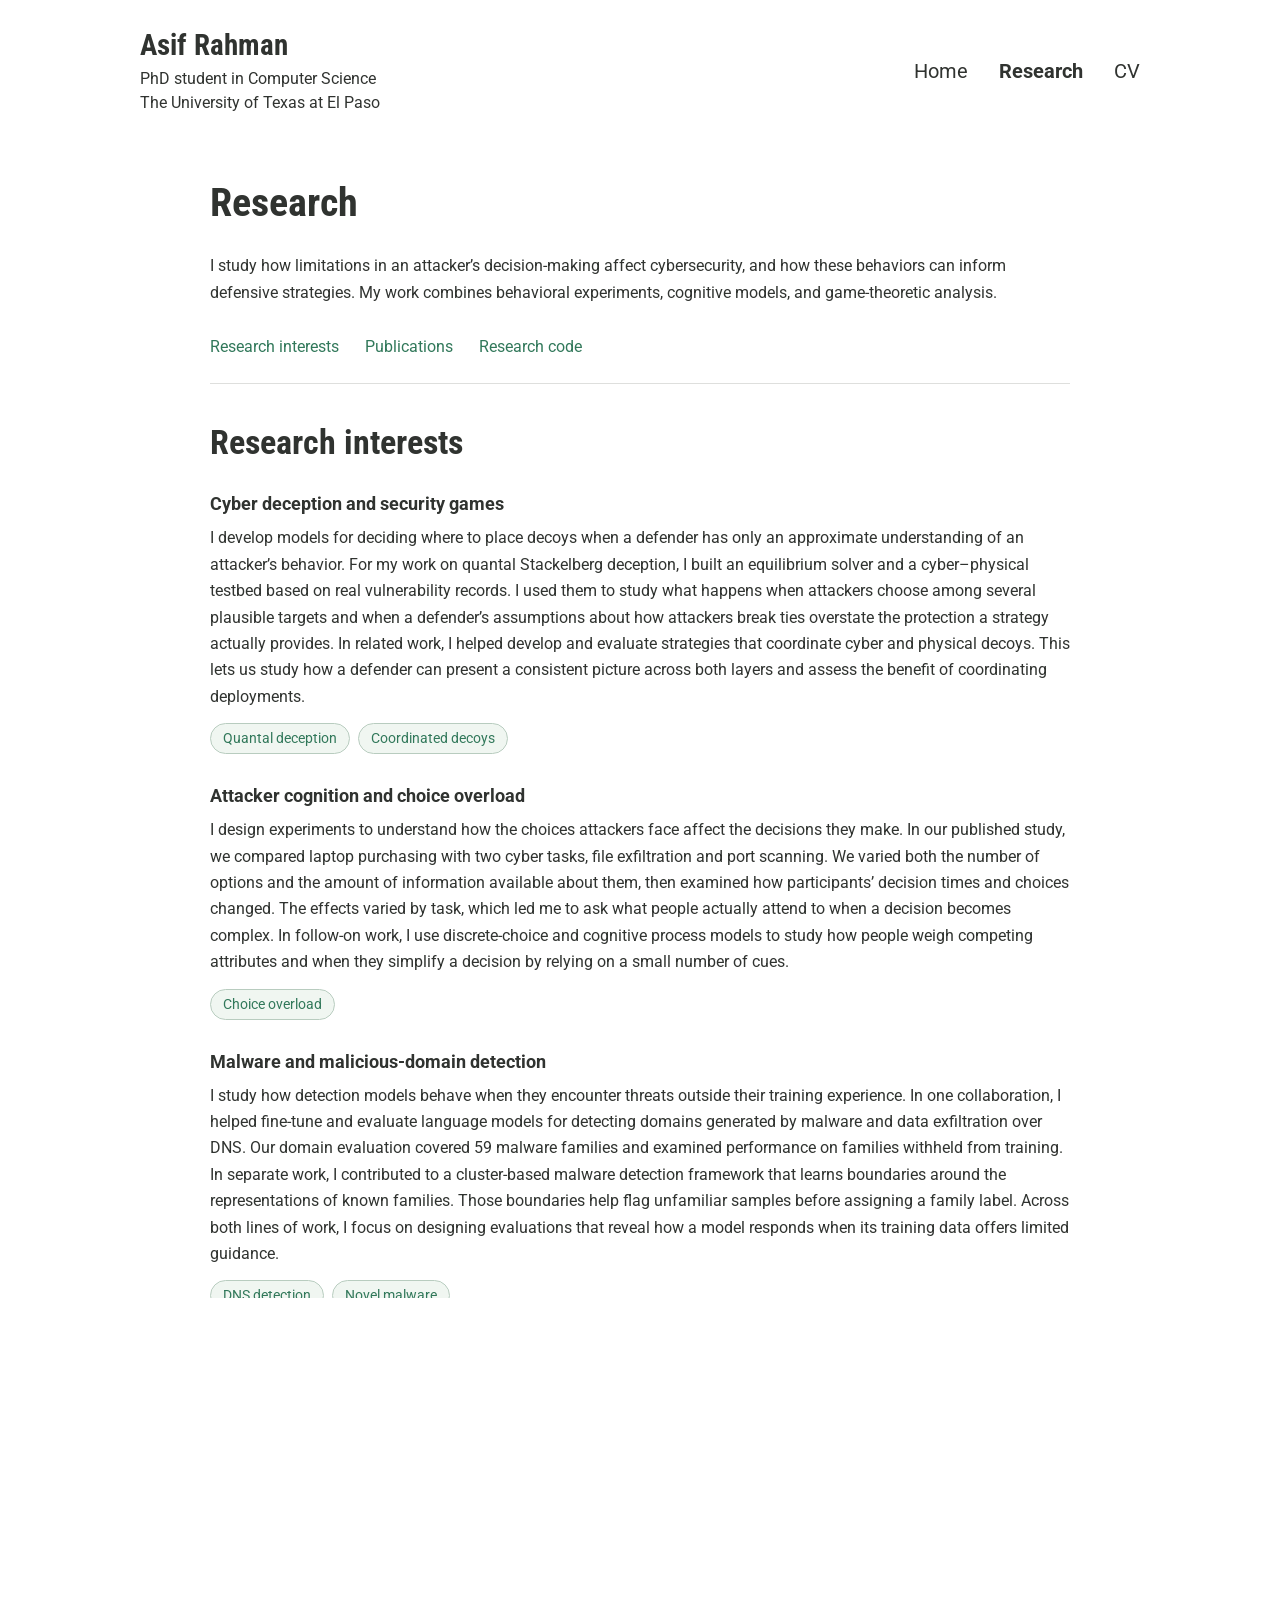
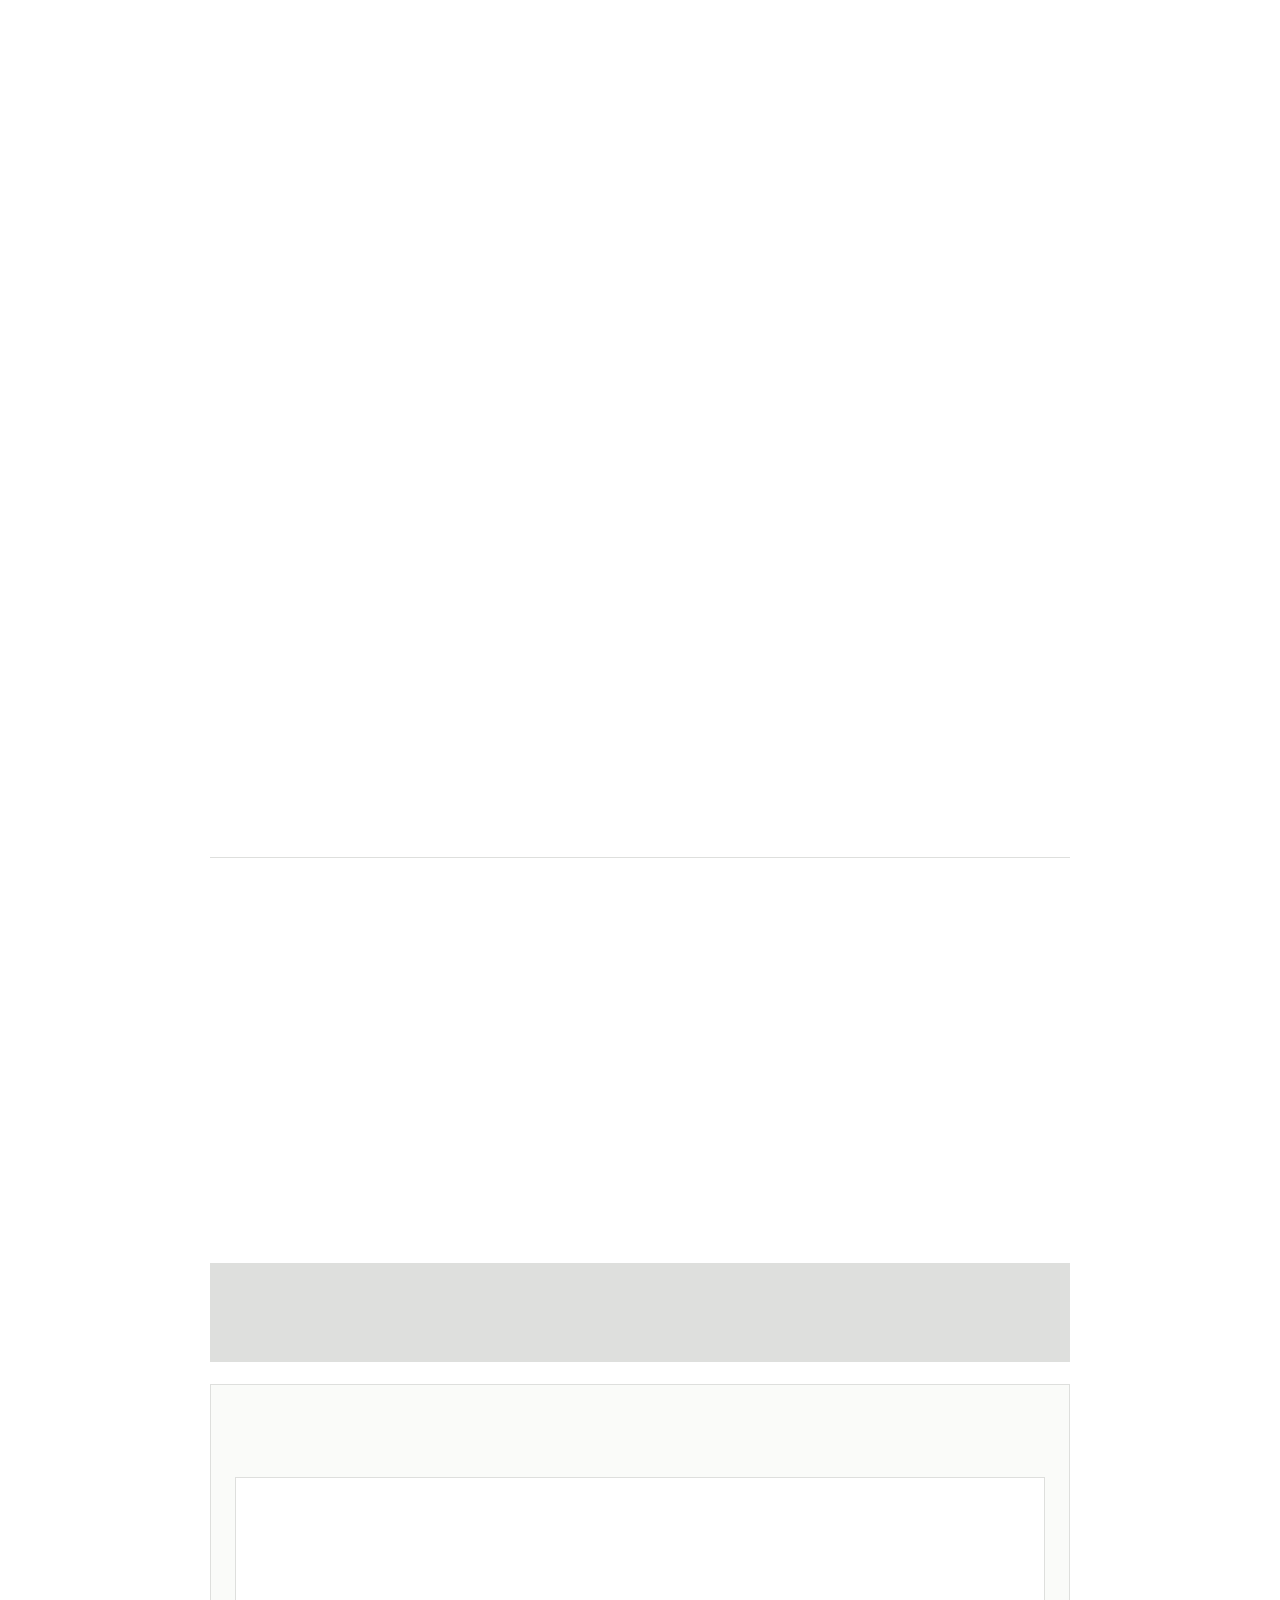
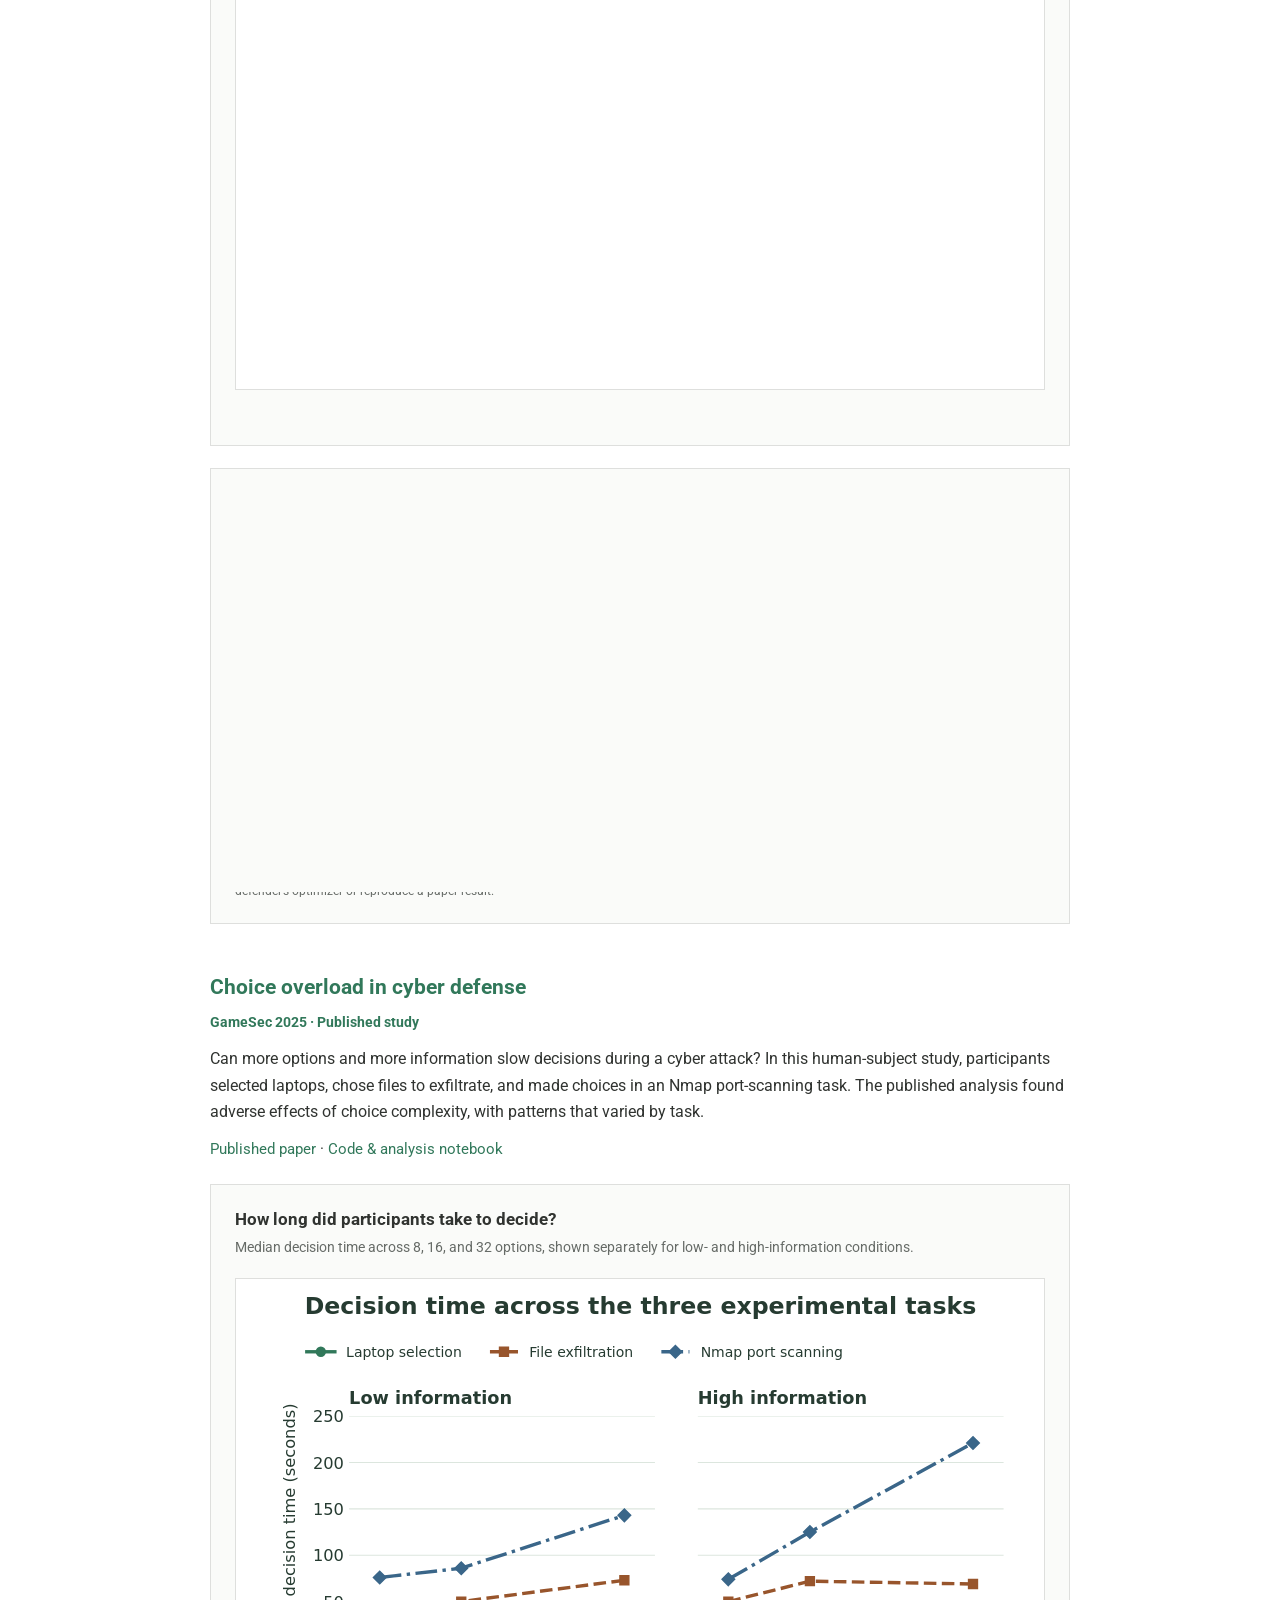
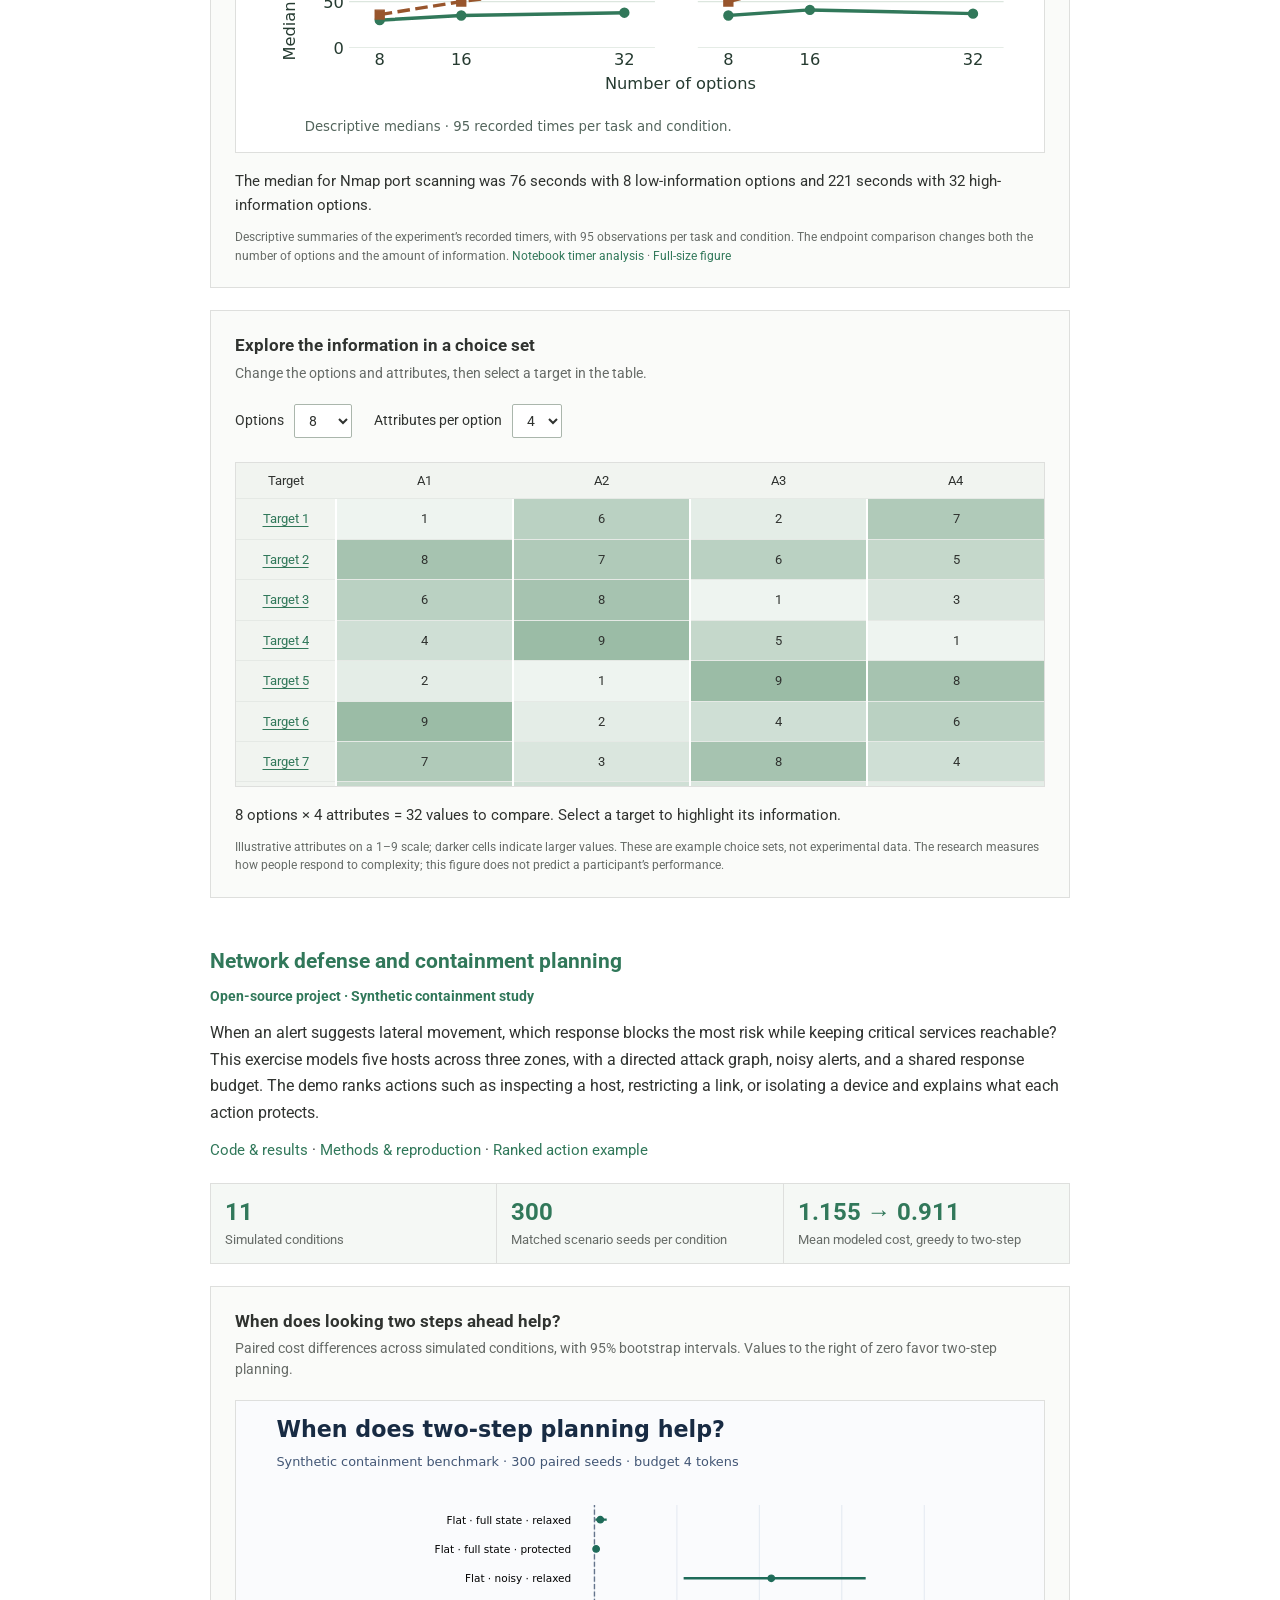
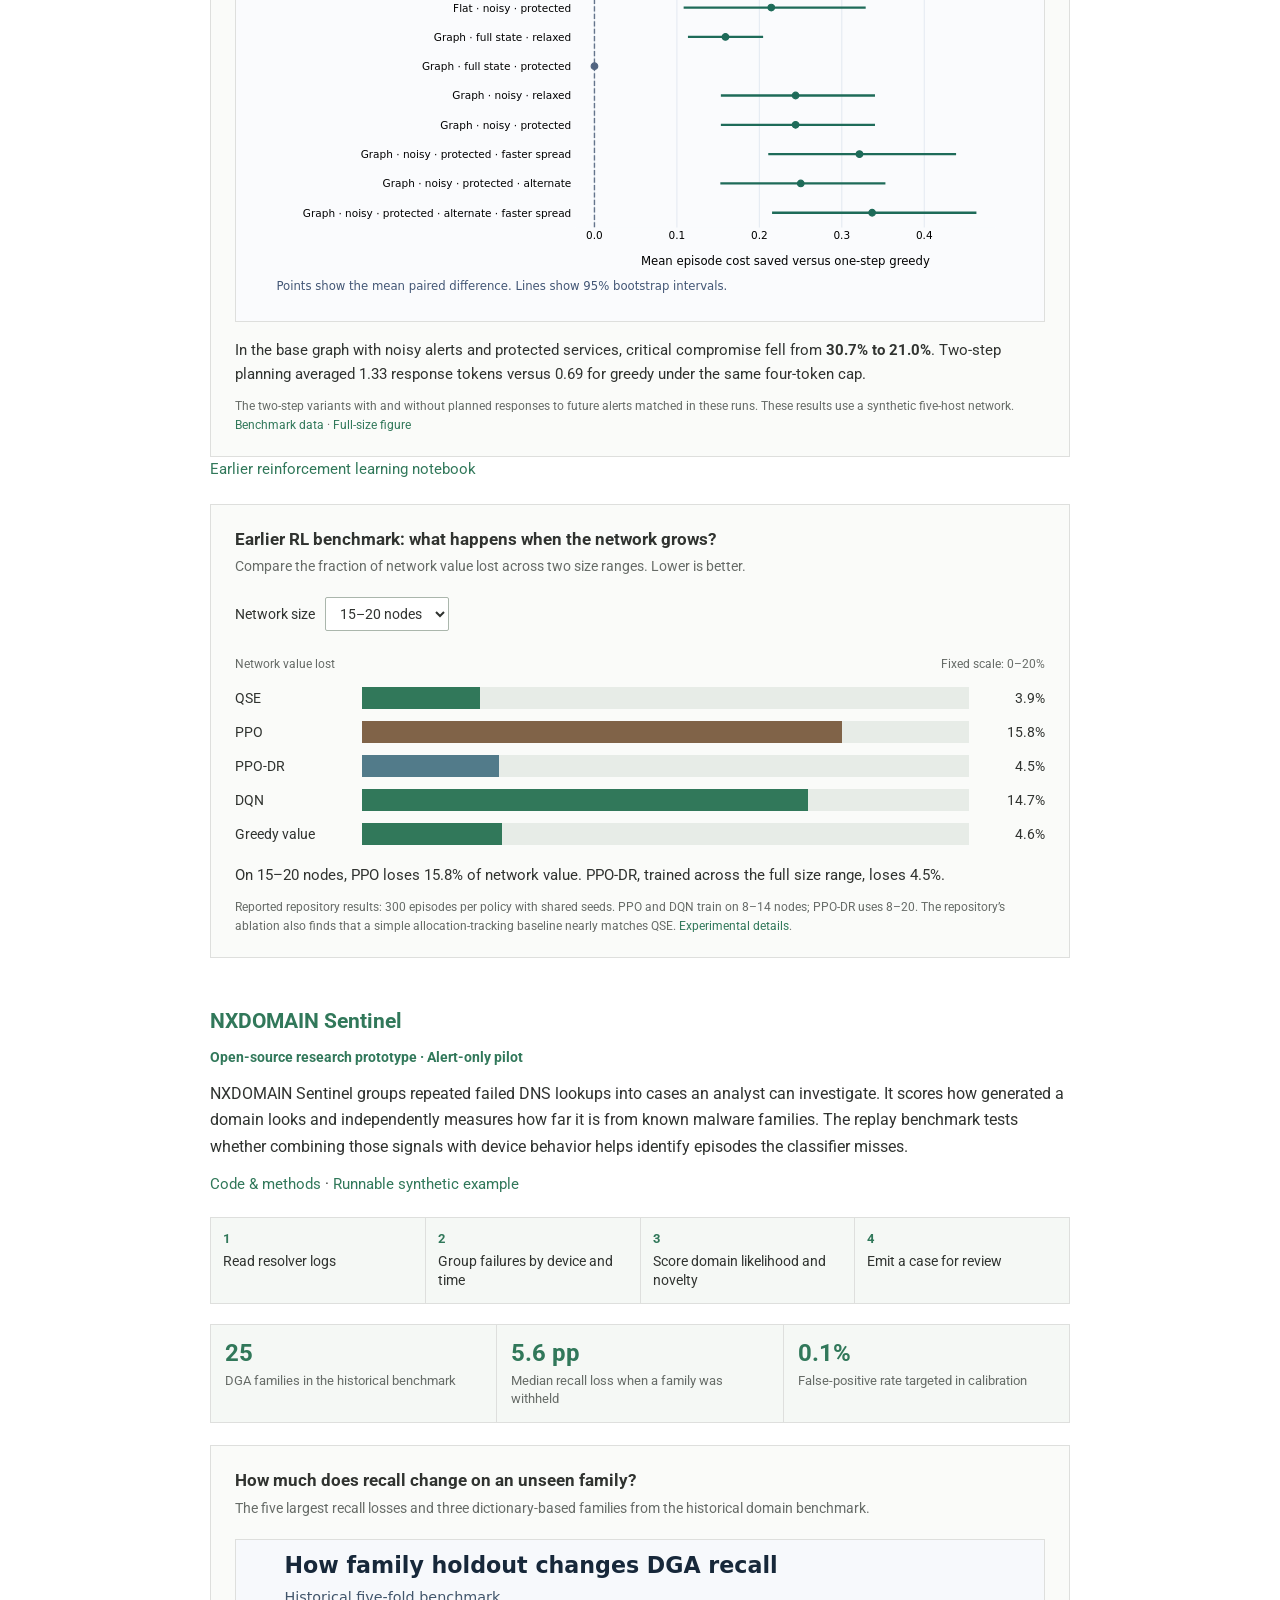
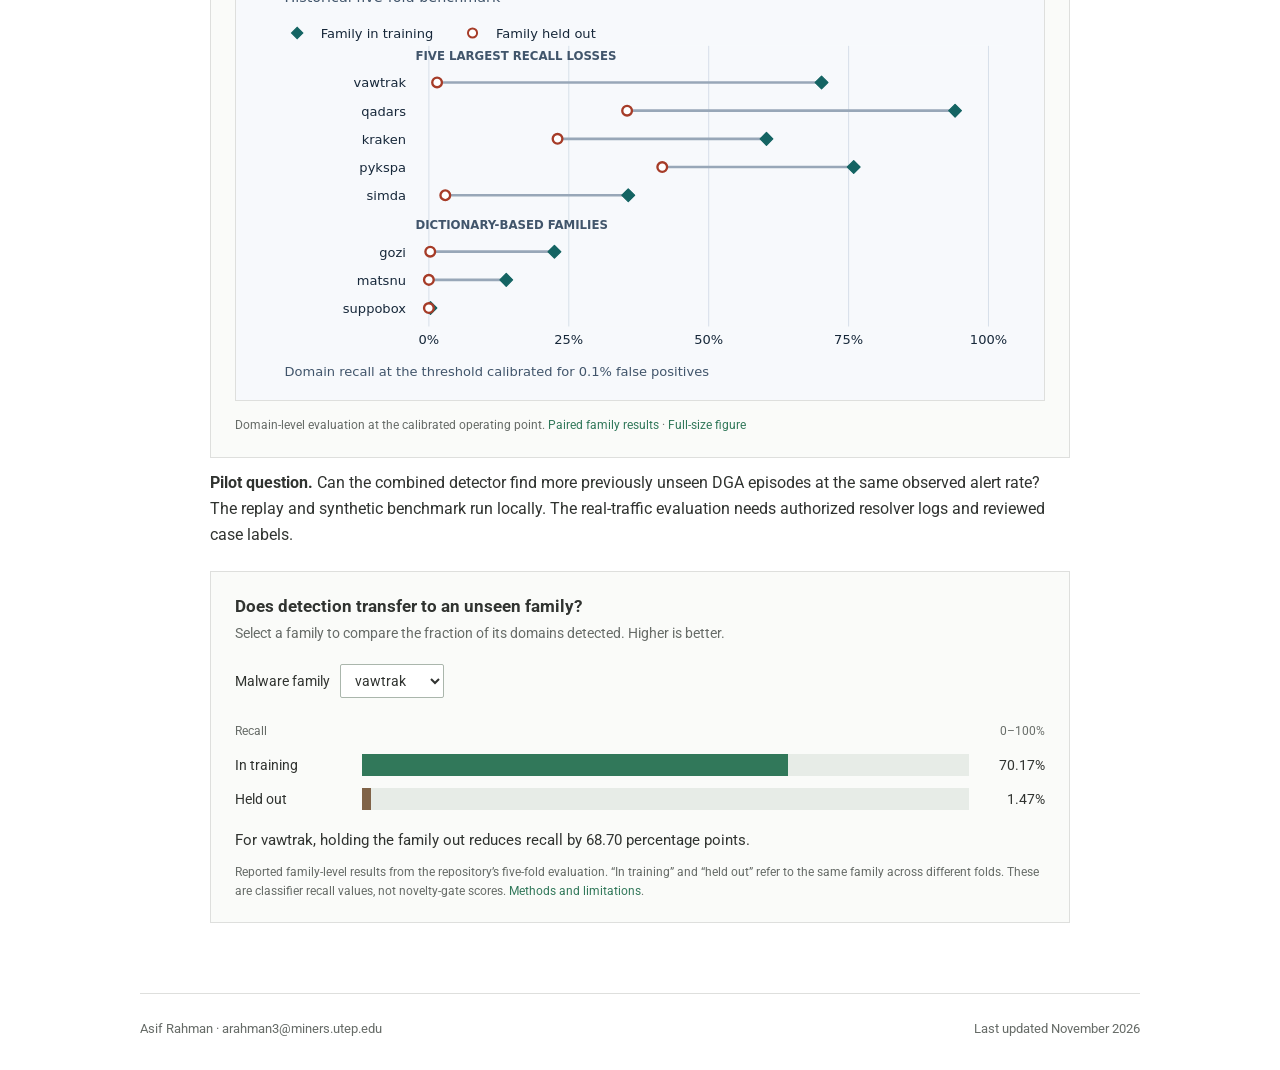
<file: research.html>
<!doctype html>
<html lang="en">
<head>
  <meta charset="utf-8">
  <meta name="viewport" content="width=device-width, initial-scale=1">
  <title>Research | Asif Rahman</title>
  <meta name="description" content="Research and publications by Asif Rahman on cyber deception, attacker cognition, security games, and threat detection.">
  <meta name="author" content="Asif Rahman">
  <link rel="canonical" href="https://asifrahman.is-a.dev/research.html">
  <meta name="theme-color" content="#31785a">
  <link rel="icon" href="assets/favicon.svg" type="image/svg+xml">
  <link rel="stylesheet" href="fonts.css">
  <link rel="stylesheet" href="style.css">
  <link rel="stylesheet" href="research-figures.css">
  <script src="assets/research-figures.js" defer></script>
</head>
<body>
<a class="skip-link" href="#main">Skip to content</a>
<div class="site-width">
  <header class="site-header">
    <div><a class="site-name" href="index.html">Asif Rahman</a>
      <p class="site-description">PhD student in Computer Science<br>The University of Texas at El Paso</p></div>
    <nav aria-label="Main navigation"><ul class="primary-nav"><li><a href="index.html">Home</a></li><li><a href="research.html" aria-current="page">Research</a></li><li><a href="cv.html">CV</a></li></ul></nav>
  </header>
<main id="main" class="reading-width">
  <h1>Research</h1>
  <p>I study how limitations in an attacker’s decision-making affect cybersecurity, and how these behaviors can inform defensive strategies. My work combines behavioral experiments, cognitive models, and game-theoretic analysis.</p>
  <nav class="section-nav" aria-label="Research sections"><a href="#themes">Research interests</a><a href="#publications">Publications</a><a href="#code">Research code</a></nav>
  <section class="research-themes" id="themes" aria-labelledby="themes-heading">
    <h2 id="themes-heading">Research interests</h2>
    <h3 id="deception">Cyber deception and security games</h3>
    <p>I develop models for deciding where to place decoys when a defender has only an approximate understanding of an attacker’s behavior. For my work on quantal Stackelberg deception, I built an equilibrium solver and a cyber–physical testbed based on real vulnerability records. I used them to study what happens when attackers choose among several plausible targets and when a defender’s assumptions about how attackers break ties overstate the protection a strategy actually provides. In related work, I helped develop and evaluate strategies that coordinate cyber and physical decoys. This lets us study how a defender can present a consistent picture across both layers and assess the benefit of coordinating deployments.</p>
    <ul class="research-paper-links" aria-label="Papers on cyber deception">
      <li><a href="https://doi.org/10.1007/978-3-032-40367-4_14" target="_blank" rel="noopener" title="Beyond Best Response: Quantal Stackelberg Deception as Insurance Against Attacker Misspecification">Quantal deception</a></li>
      <li><a href="https://doi.org/10.1109/ICNC68183.2026.11416975" target="_blank" rel="noopener" title="Coordinated Multi-Domain Deception: A Stackelberg Game Approach">Coordinated decoys</a></li>
    </ul>
    <h3 id="cognition">Attacker cognition and choice overload</h3>
    <p>I design experiments to understand how the choices attackers face affect the decisions they make. In our published study, we compared laptop purchasing with two cyber tasks, file exfiltration and port scanning. We varied both the number of options and the amount of information available about them, then examined how participants’ decision times and choices changed. The effects varied by task, which led me to ask what people actually attend to when a decision becomes complex. In follow-on work, I use discrete-choice and cognitive process models to study how people weigh competing attributes and when they simplify a decision by relying on a small number of cues.</p>
    <ul class="research-paper-links" aria-label="Papers on attacker cognition">
      <li><a href="https://doi.org/10.1007/978-3-032-08067-7_2" target="_blank" rel="noopener" title="Using Choice Overload to Degrade Cyber Attacks">Choice overload</a></li>
    </ul>
    <h3 id="detection">Malware and malicious-domain detection</h3>
    <p>I study how detection models behave when they encounter threats outside their training experience. In one collaboration, I helped fine-tune and evaluate language models for detecting domains generated by malware and data exfiltration over DNS. Our domain evaluation covered 59 malware families and examined performance on families withheld from training. In separate work, I contributed to a cluster-based malware detection framework that learns boundaries around the representations of known families. Those boundaries help flag unfamiliar samples before assigning a family label. Across both lines of work, I focus on designing evaluations that reveal how a model responds when its training data offers limited guidance.</p>
    <ul class="research-paper-links" aria-label="Papers on malware and malicious-domain detection">
      <li><a href="https://doi.org/10.1109/ACSACW65225.2024.00034" target="_blank" rel="noopener" title="Fine-tuning Large Language Models for DGA and DNS Exfiltration Detection">DNS detection</a></li>
      <li><a href="https://doi.org/10.1109/TrustCom66490.2025.00287" target="_blank" rel="noopener" title="MAD-OOD: A Deep Learning Cluster-Driven Framework for an Out-of-Distribution Malware Detection and Classification">Novel malware</a></li>
    </ul>
  </section>
  <section class="publication-section" id="publications" aria-labelledby="publications-heading">
    <h2 id="publications-heading">Publications</h2>
    <p><a href="https://scholar.google.com/citations?user=FfLKS8AAAAAJ" target="_blank" rel="noopener">Google Scholar</a> · <a href="publications.bib" download>Download BibTeX</a></p>
<h2 class="publication-year">2026</h2>
<article class="publication" id="p-beyond">
  <h3><a href="https://link.springer.com/chapter/10.1007/978-3-032-40367-4_14" target="_blank" rel="noopener">Beyond Best Response: Quantal Stackelberg Deception as Insurance Against Attacker Misspecification</a></h3>
  <p><strong>Asif Rahman</strong>, Md. Abu Sayed, Ahmed Ann Noor Ryen, Ahmed Hemida, Charles A. Kamhoua, Christopher Kiekintveld</p>
  <p class="venue">GameSec 2026. Lecture Notes in Computer Science, vol. 17097, pp. 269–289.</p>
  <div class="paper-links"><a href="https://link.springer.com/chapter/10.1007/978-3-032-40367-4_14" target="_blank" rel="noopener">Paper</a><a href="https://github.com/ucchol/qse-cyber-deception" target="_blank" rel="noopener">Code</a><a href="#qse">Results &amp; figures</a><a href="citations/beyond-best-response.bib" download aria-label="Download BibTeX for Beyond Best Response: Quantal Stackelberg Deception as Insurance Against Attacker Misspecification">BibTeX</a></div>
</article>
<article class="publication" id="p-coordinated">
  <h3><a href="https://doi.org/10.1109/ICNC68183.2026.11416975" target="_blank" rel="noopener">Coordinated Multi-Domain Deception: A Stackelberg Game Approach</a></h3>
  <p>Md Abu Sayed, <strong>Asif Rahman</strong>, Ahmed Hemida, Christopher D. Kiekintveld, Charles A. Kamhoua</p>
  <p class="venue">International Conference on Computing, Networking and Communications (ICNC), 2026, pp. 85–89.</p>
  <div class="paper-links"><a href="https://doi.org/10.1109/ICNC68183.2026.11416975" target="_blank" rel="noopener">Paper</a><a href="citations/coordinated-multi-domain-deception.bib" download aria-label="Download BibTeX for Coordinated Multi-Domain Deception: A Stackelberg Game Approach">BibTeX</a></div>
</article>
<h2 class="publication-year">2025</h2>
<article class="publication" id="p-overload">
  <h3><a href="https://link.springer.com/chapter/10.1007/978-3-032-08067-7_2" target="_blank" rel="noopener">Using Choice Overload to Degrade Cyber Attacks</a></h3>
  <p><strong>Asif Rahman</strong>, Carlos Natividad, Md Abu Sayed, Palvi Aggarwal, Christopher D. Kiekintveld</p>
  <p class="venue">GameSec 2025. Lecture Notes in Computer Science, vol. 16224, pp. 23–42.</p>
  <div class="paper-links"><a href="https://doi.org/10.1007/978-3-032-08067-7_2" target="_blank" rel="noopener">Paper</a><a href="https://github.com/ucchol/Choice-Overload-in-Cyber-Defense" target="_blank" rel="noopener">Code</a><a href="#choice-overload">Results &amp; figures</a><a href="citations/choice-overload.bib" download aria-label="Download BibTeX for Using Choice Overload to Degrade Cyber Attacks">BibTeX</a></div>
</article>
<article class="publication" id="p-madood">
  <h3><a href="https://doi.org/10.1109/Trustcom66490.2025.00287" target="_blank" rel="noopener">MAD-OOD: A Deep Learning Cluster-Driven Framework for an Out-of-Distribution Malware Detection and Classification</a></h3>
  <p>Tosin Ige, Christopher D. Kiekintveld, Aritran Piplai, <strong>Asif Rahman</strong>, Olukunle Kolade, Sasidhar Kunapuli</p>
  <p class="venue">IEEE International Conference on Trust, Security and Privacy in Computing and Communications (TrustCom), 2025, pp. 2445–2450.</p>
  <div class="paper-links"><a href="https://doi.org/10.1109/Trustcom66490.2025.00287" target="_blank" rel="noopener">Paper</a><a href="citations/mad-ood.bib" download aria-label="Download BibTeX for MAD-OOD: A Deep Learning Cluster-Driven Framework for an Out-of-Distribution Malware Detection and Classification">BibTeX</a></div>
</article>
<h2 class="publication-year">2024</h2>
<article class="publication" id="p-dga">
  <h3><a href="https://doi.org/10.1109/ACSACW65225.2024.00034" target="_blank" rel="noopener">Fine-tuning Large Language Models for DGA and DNS Exfiltration Detection</a></h3>
  <p>Md Abu Sayed, <strong>Asif Rahman</strong>, Christopher D. Kiekintveld, Sebastián García</p>
  <p class="venue">Annual Computer Security Applications Conference Workshops (ACSAC Workshops), 2024, pp. 240–247.</p>
  <div class="paper-links"><a href="https://doi.org/10.1109/ACSACW65225.2024.00034" target="_blank" rel="noopener">Paper</a><a href="citations/dga-dns-exfiltration.bib" download aria-label="Download BibTeX for Fine-tuning Large Language Models for DGA and DNS Exfiltration Detection">BibTeX</a></div>
</article>

  </section>
  <section class="projects-section" id="code" aria-labelledby="code-heading"><h2 id="code-heading">Research code</h2>

  <nav class="project-jumps" aria-label="Featured project results">
    <a href="#qse">Quantal Stackelberg</a>
    <a href="#choice-overload">Choice overload</a>
    <a href="#ndrl">Network containment</a>
    <a href="#nxdomain">NXDOMAIN Sentinel</a>
  </nav>
<article class="project" id="qse">
  <h3><a href="https://github.com/ucchol/qse-cyber-deception" target="_blank" rel="noopener">Quantal Stackelberg cyber deception</a></h3>
  <p class="project-kicker">GameSec 2026 · Published study</p>
  <p>How should a defender place decoys when its estimate of an attacker’s behavior is wrong? Our study compared quantal Stackelberg equilibrium (QSE) with strong Stackelberg equilibrium (SSE) on two cyber–physical networks built from real vulnerabilities. QSE improved realized defender utility in all 144 comparisons on the tested rationality grids. The study also found that SSE could lead against some attackers that concentrate on a hard best response.</p>
  <p class="project-links"><a href="https://doi.org/10.1007/978-3-032-40367-4_14" target="_blank" rel="noopener">Published paper</a> · <a href="https://arxiv.org/abs/2608.08865" target="_blank" rel="noopener">Open preprint</a> · <a href="https://github.com/ucchol/qse-cyber-deception" target="_blank" rel="noopener">Code &amp; notebook</a></p>
  <dl class="project-metrics">
    <div><dt>Rationality-grid comparisons favoring QSE</dt><dd>144 / 144</dd></div>
    <div><dt>Parameter configurations tested</dt><dd>25</dd></div>
    <div><dt>Reported robustness gap in the parameter sweep</dt><dd>46–175%</dd></div>
  </dl>
  <figure class="research-figure project-result">
    <figcaption><strong>What happens when the defender misjudges attacker sensitivity?</strong><span>Each cell shows QSE’s realized defender utility minus SSE’s for one assumed and evaluated sensitivity pair.</span></figcaption>
    <img src="assets/research/qse-robustness.svg" width="760" height="480" loading="lazy" alt="Six-by-six heatmap of the 16-node CVSS v3 game. All 36 QSE gains are positive and range from 0.03 to 0.49 utility points.">
    <p class="figure-note">This is one of the study’s four rationality grids. The 46–175% range comes from a separate parameter sweep. <a href="https://arxiv.org/pdf/2608.08865" target="_blank" rel="noopener">Figure 2 and Table 4</a> · <a href="assets/research/qse-robustness.svg" target="_blank" rel="noopener">Full-size figure</a></p>
  </figure>
  <figure class="research-figure" data-figure="qse">
    <figcaption><strong>Explore a quantal attacker’s response</strong><span>Move the slider to see how response sensitivity changes target selection.</span></figcaption>
    <div class="figure-controls">
      <label for="qse-lambda">Sensitivity λ <output id="qse-lambda-value" for="qse-lambda">1.00</output></label>
      <input id="qse-lambda" type="range" min="0" max="5" step="0.25" value="1" aria-describedby="qse-note">
      <button type="button" class="quiet-button" data-reset-qse>Reset</button>
    </div>
    <div class="figure-scale"><span>Probability of selecting each target</span><span>0–100%</span></div>
    <div class="bar-chart" data-qse-chart role="img" aria-label="Target-selection probabilities"></div>
    <p class="figure-reading" data-qse-reading aria-live="polite"></p>
    <p class="figure-note" id="qse-note">Illustration of the logit response, p(i) = exp(λuᵢ) / Σⱼ exp(λuⱼ), with fixed utilities 1, 2, and 3. This demonstrates the response model; it does not run the defender’s optimizer or reproduce a paper result.</p>
    <noscript><p>Enable JavaScript to adjust this figure. At λ = 0 all three targets are equally likely; increasing λ favors the highest-utility target.</p></noscript>
  </figure>
</article>

<article class="project" id="choice-overload">
  <h3><a href="https://github.com/ucchol/Choice-Overload-in-Cyber-Defense" target="_blank" rel="noopener">Choice overload in cyber defense</a></h3>
  <p class="project-kicker">GameSec 2025 · Published study</p>
  <p>Can more options and more information slow decisions during a cyber attack? In this human-subject study, participants selected laptops, chose files to exfiltrate, and made choices in an Nmap port-scanning task. The published analysis found adverse effects of choice complexity, with patterns that varied by task.</p>
  <p class="project-links"><a href="https://doi.org/10.1007/978-3-032-08067-7_2" target="_blank" rel="noopener">Published paper</a> · <a href="https://github.com/ucchol/Choice-Overload-in-Cyber-Defense" target="_blank" rel="noopener">Code &amp; analysis notebook</a></p>
  <figure class="research-figure project-result">
    <figcaption><strong>How long did participants take to decide?</strong><span>Median decision time across 8, 16, and 32 options, shown separately for low- and high-information conditions.</span></figcaption>
    <img src="assets/research/choice-decision-time.svg" width="760" height="445" loading="lazy" alt="Two line charts compare decision times across information conditions. Nmap scanning took the longest in every condition, reaching a median of 221 seconds with 32 options and high information.">
    <p class="figure-reading">The median for Nmap port scanning was 76 seconds with 8 low-information options and 221 seconds with 32 high-information options.</p>
    <p class="figure-note">Descriptive summaries of the experiment’s recorded timers, with 95 observations per task and condition. The endpoint comparison changes both the number of options and the amount of information. <a href="https://github.com/ucchol/Choice-Overload-in-Cyber-Defense/blob/906789efb78ccfd68b265640b1aed2b068b52d1f/IARPA_CO_1A_Asif_Rahman_UTEP.ipynb" target="_blank" rel="noopener">Notebook timer analysis</a> · <a href="assets/research/choice-decision-time.svg" target="_blank" rel="noopener">Full-size figure</a></p>
  </figure>
  <figure class="research-figure" data-figure="choice">
    <figcaption><strong>Explore the information in a choice set</strong><span>Change the options and attributes, then select a target in the table.</span></figcaption>
    <div class="figure-controls">
      <label for="choice-options">Options <select id="choice-options"><option value="4">4</option><option value="8" selected>8</option><option value="16">16</option></select></label>
      <label for="choice-attributes">Attributes per option <select id="choice-attributes"><option value="2">2</option><option value="4" selected>4</option><option value="6">6</option></select></label>
    </div>
    <div class="choice-scroll" tabindex="0" aria-label="Illustrative choice table; scroll to see all options">
      <table class="choice-matrix" data-choice-table><caption class="visually-hidden">Illustrative target attributes</caption></table>
    </div>
    <p class="figure-reading" data-choice-reading aria-live="polite"></p>
    <p class="figure-note">Illustrative attributes on a 1–9 scale; darker cells indicate larger values. These are example choice sets, not experimental data. The research measures how people respond to complexity; this figure does not predict a participant’s performance.</p>
    <noscript><p>Enable JavaScript to explore the choice table.</p></noscript>
  </figure>
</article>

<article class="project" id="ndrl">
  <h3><a href="https://github.com/ucchol/network-defense-rl" target="_blank" rel="noopener">Network defense and containment planning</a></h3>
  <p class="project-kicker">Open-source project · Synthetic containment study</p>
  <p>When an alert suggests lateral movement, which response blocks the most risk while keeping critical services reachable? This exercise models five hosts across three zones, with a directed attack graph, noisy alerts, and a shared response budget. The demo ranks actions such as inspecting a host, restricting a link, or isolating a device and explains what each action protects.</p>
  <p class="project-links"><a href="https://github.com/ucchol/network-defense-rl" target="_blank" rel="noopener">Code &amp; results</a> · <a href="https://github.com/ucchol/network-defense-rl/blob/1aa86f0b04c3b5c42434bbe4c5d1cff3a7b1688f/docs/containment.md" target="_blank" rel="noopener">Methods &amp; reproduction</a> · <a href="https://github.com/ucchol/network-defense-rl/blob/1aa86f0b04c3b5c42434bbe4c5d1cff3a7b1688f/results/containment_demo.json" target="_blank" rel="noopener">Ranked action example</a></p>
  <dl class="project-metrics">
    <div><dt>Simulated conditions</dt><dd>11</dd></div>
    <div><dt>Matched scenario seeds per condition</dt><dd>300</dd></div>
    <div><dt>Mean modeled cost, greedy to two-step</dt><dd>1.155 → 0.911</dd></div>
  </dl>
  <figure class="research-figure project-result">
    <figcaption><strong>When does looking two steps ahead help?</strong><span>Paired cost differences across simulated conditions, with 95% bootstrap intervals. Values to the right of zero favor two-step planning.</span></figcaption>
    <img src="assets/research/network-containment-planning.svg" width="960" height="617" loading="lazy" alt="Paired cost comparison across eleven simulated conditions. Two-step planning saved modeled cost in each noisy-alert condition. It tied greedy in the base protected graph when the full compromise state was visible.">
    <p class="figure-reading">In the base graph with noisy alerts and protected services, critical compromise fell from <strong>30.7% to 21.0%</strong>. Two-step planning averaged 1.33 response tokens versus 0.69 for greedy under the same four-token cap.</p>
    <p class="figure-note">The two-step variants with and without planned responses to future alerts matched in these runs. These results use a synthetic five-host network. <a href="https://github.com/ucchol/network-defense-rl/blob/1aa86f0b04c3b5c42434bbe4c5d1cff3a7b1688f/results/containment_summary.csv" target="_blank" rel="noopener">Benchmark data</a> · <a href="assets/research/network-containment-planning.svg" target="_blank" rel="noopener">Full-size figure</a></p>
  </figure>
  <p class="project-links"><a href="https://github.com/ucchol/network-defense-rl/blob/main/notebooks/network_defense_rl.ipynb" target="_blank" rel="noopener">Earlier reinforcement learning notebook</a></p>
  <figure class="research-figure" data-figure="rl">
    <figcaption><strong>Earlier RL benchmark: what happens when the network grows?</strong><span>Compare the fraction of network value lost across two size ranges. Lower is better.</span></figcaption>
    <div class="figure-controls">
      <label for="rl-size">Network size <select id="rl-size"><option value="small">8–14 nodes</option><option value="large" selected>15–20 nodes</option></select></label>
    </div>
    <div class="figure-scale"><span>Network value lost</span><span>Fixed scale: 0–20%</span></div>
    <div class="bar-chart" data-rl-chart role="img" aria-label="Network value lost by defense policy"></div>
    <p class="figure-reading" data-rl-reading aria-live="polite"></p>
    <p class="figure-note">Reported repository results: 300 episodes per policy with shared seeds. PPO and DQN train on 8–14 nodes; PPO-DR uses 8–20. The repository’s ablation also finds that a simple allocation-tracking baseline nearly matches QSE. <a href="https://github.com/ucchol/network-defense-rl" target="_blank" rel="noopener">Experimental details</a>.</p>
    <noscript><p>Enable JavaScript to compare the reported results.</p></noscript>
  </figure>
</article>

<article class="project" id="nxdomain">
  <h3><a href="https://github.com/ucchol/nxdomain-sentinel" target="_blank" rel="noopener">NXDOMAIN Sentinel</a></h3>
  <p class="project-kicker">Open-source research prototype · Alert-only pilot</p>
  <p>NXDOMAIN Sentinel groups repeated failed DNS lookups into cases an analyst can investigate. It scores how generated a domain looks and independently measures how far it is from known malware families. The replay benchmark tests whether combining those signals with device behavior helps identify episodes the classifier misses.</p>
  <p class="project-links"><a href="https://github.com/ucchol/nxdomain-sentinel" target="_blank" rel="noopener">Code &amp; methods</a> · <a href="https://github.com/ucchol/nxdomain-sentinel#try-the-synthetic-benchmark" target="_blank" rel="noopener">Runnable synthetic example</a></p>
  <ol class="project-flow" aria-label="NXDOMAIN Sentinel workflow">
    <li>Read resolver logs</li><li>Group failures by device and time</li><li>Score domain likelihood and novelty</li><li>Emit a case for review</li>
  </ol>
  <dl class="project-metrics">
    <div><dt>DGA families in the historical benchmark</dt><dd>25</dd></div>
    <div><dt>Median recall loss when a family was withheld</dt><dd>5.6 pp</dd></div>
    <div><dt>False-positive rate targeted in calibration</dt><dd>0.1%</dd></div>
  </dl>
  <figure class="research-figure project-result">
    <figcaption><strong>How much does recall change on an unseen family?</strong><span>The five largest recall losses and three dictionary-based families from the historical domain benchmark.</span></figcaption>
    <img src="assets/research/sentinel-family-holdout.svg" width="860" height="490" loading="lazy" alt="Paired recall plot. Vawtrak fell from 70.2% to 1.5% when held out, and all three dictionary-based families had low recall.">
    <p class="figure-note">Domain-level evaluation at the calibrated operating point. <a href="https://github.com/ucchol/nxdomain-sentinel/blob/1418ddfe8c9da6a7ffb2fa62f870348a69766fa3/artifacts/analysis.json" target="_blank" rel="noopener">Paired family results</a> · <a href="assets/research/sentinel-family-holdout.svg" target="_blank" rel="noopener">Full-size figure</a></p>
  </figure>
  <p class="project-pilot"><strong>Pilot question.</strong> Can the combined detector find more previously unseen DGA episodes at the same observed alert rate? The replay and synthetic benchmark run locally. The real-traffic evaluation needs authorized resolver logs and reviewed case labels.</p>
  <figure class="research-figure" data-figure="nx">
    <figcaption><strong>Does detection transfer to an unseen family?</strong><span>Select a family to compare the fraction of its domains detected. Higher is better.</span></figcaption>
    <div class="figure-controls">
      <label for="nx-family">Malware family <select id="nx-family"><option value="vawtrak">vawtrak</option><option value="qadars">qadars</option><option value="kraken">kraken</option><option value="pykspa">pykspa</option><option value="simda">simda</option><option value="murofet">murofet</option><option value="necurs">necurs</option><option value="suppobox">suppobox</option></select></label>
    </div>
    <div class="figure-scale"><span>Recall</span><span>0–100%</span></div>
    <div class="bar-chart" data-nx-chart role="img" aria-label="Recall when a family is trained or held out"></div>
    <p class="figure-reading" data-nx-reading aria-live="polite"></p>
    <p class="figure-note">Reported family-level results from the repository’s five-fold evaluation. “In training” and “held out” refer to the same family across different folds. These are classifier recall values, not novelty-gate scores. <a href="https://github.com/ucchol/nxdomain-sentinel" target="_blank" rel="noopener">Methods and limitations</a>.</p>
    <noscript><p>Enable JavaScript to compare malware families.</p></noscript>
  </figure>
</article>
  </section>
</main>
  <footer class="site-footer" id="contact">
    <p>Asif Rahman · <a href="mailto:arahman3@miners.utep.edu">arahman3@miners.utep.edu</a></p>
    <p>Last updated November 2026</p>
  </footer>
</div>
</body>
</html>
</file>
<file: fonts.css>
@font-face {
  font-family: 'Site Roboto';
  font-style: normal;
  font-weight: 400;
  font-stretch: normal;
  font-display: swap;
  src: url(assets/roboto-regular.ttf) format('truetype');
}
@font-face {
  font-family: 'Site Roboto';
  font-style: normal;
  font-weight: 700;
  font-stretch: normal;
  font-display: swap;
  src: url(assets/roboto-bold.ttf) format('truetype');
}
@font-face {
  font-family: 'Site Condensed';
  font-style: normal;
  font-weight: 700;
  font-display: swap;
  src: url(assets/roboto-condensed-bold.ttf) format('truetype');
}
</file>
<file: style.css>
/* Shared layout. Edit the colors and spacing here. */
:root {
  --ink: #303330;
  --muted: #666b67;
  --green: #31785a;
  --line: #dedfdd;
}
* { box-sizing: border-box; }
html { scroll-padding-top: 28px; }
body { margin: 0; color: var(--ink); background: #fff; font-family: "Site Roboto", Arial, Helvetica, sans-serif; font-size: 16px; line-height: 1.65; }
a { color: var(--green); text-decoration: none; text-underline-offset: .18em; }
a:hover { text-decoration: underline; }
a:focus-visible, summary:focus-visible { outline: 2px solid var(--green); outline-offset: 5px; }
p { margin: 0 0 22px; }
strong { font-weight: 700; }
img { display: block; max-width: 100%; }
.site-width { width: min(100% - 56px, 1000px); margin-inline: auto; }
.site-header { display: flex; justify-content: space-between; align-items: center; gap: 36px; padding-top: 27px; margin-bottom: 64px; }
.site-name { display: inline-block; font-family: "Site Condensed", "Arial Narrow", Arial, sans-serif; font-size: 29px; font-weight: 700; line-height: 1.25; color: var(--ink); }
.site-name:hover { text-decoration: none; color: var(--green); }
.site-description { margin: 4px 0 0; font-size: 16px; line-height: 1.5; }
.primary-nav { display: flex; align-items: center; gap: 31px; flex-shrink: 0; padding: 0; margin: 0; list-style: none; }
.primary-nav a { color: var(--ink); font-size: 20px; line-height: 1.4; }
.primary-nav a[aria-current="page"] { font-weight: 700; }
.primary-nav a:hover { color: var(--green); }
.skip-link { position: absolute; left: 20px; top: -100px; padding: 8px 16px; background: #fff; z-index: 10; }
.skip-link:focus { top: 8px; }
.visually-hidden { position: absolute; width: 1px; height: 1px; overflow: hidden; clip-path: inset(50%); white-space: nowrap; }
.intro { display: grid; grid-template-columns: 300px minmax(0, 1fr); gap: 48px; align-items: start; }
.portrait { width: 300px; height: auto; }
.email { display: inline-block; margin-top: 20px; font-size: 14px; color: var(--ink); overflow-wrap: anywhere; }
.social-links { display: flex; gap: 17px; margin-top: 20px; }
.social-links a { width: 37px; height: 37px; display: inline-flex; align-items: center; justify-content: center; border-radius: 50%; background: var(--green); color: white; }
.social-links a:hover { background: #225b42; text-decoration: none; }
.social-links svg { width: 23px; height: 23px; fill: currentColor; }
.scholar-icon { font-family: Georgia, serif; font-size: 29px; font-weight: 700; line-height: 1; }
.linkedin-icon { font-family: Arial, sans-serif; font-size: 22px; font-weight: 700; line-height: 1; }
.orcid-icon { font-family: Arial, sans-serif; font-size: 21px; line-height: 1; letter-spacing: -1px; }
.bio { color: #000; }
.bio a { text-decoration: underline; }
.bio p { margin-bottom: 23px; }
.bio p:last-child { margin-bottom: 0; }
.section-rule { max-width: 740px; margin: 62px auto 58px; border: 0; border-top: 1px solid var(--line); }
h1, h2 { font-family: "Site Condensed", "Arial Narrow", Arial, sans-serif; font-weight: 700; line-height: 1.2; }
h1 { font-size: 40px; margin: 0 0 26px; }
h2 { font-size: 34px; margin: 0 0 28px; }
h3 { font-size: 18px; line-height: 1.5; margin: 0 0 8px; }
.news-section { max-width: 860px; margin: 0 auto; }
.news-list { list-style: none; margin: 0; padding: 0; }
.news-list li { display: grid; grid-template-columns: 145px minmax(0, 1fr); gap: 36px; padding: 0 0 27px; }
.news-list time { font-weight: 700; }
.news-list p { margin: 0; }
.news-list .news-empty { display: block; }
.news-intro { color: var(--muted); margin: -12px 0 28px; }
.news-archive > summary { width: fit-content; color: var(--green); cursor: pointer; }
.news-archive > summary:hover { text-decoration: underline; text-underline-offset: .18em; }
.news-archive > .news-list { margin-top: 24px; }
.text-link { display: inline-block; margin-top: 4px; }
.site-footer { border-top: 1px solid var(--line); margin-top: 70px; padding: 24px 0 30px; display: flex; gap: 20px; justify-content: space-between; color: var(--muted); font-size: 13px; }
.site-footer p { margin: 0; }
.site-footer a { color: var(--muted); }
.reading-width { max-width: 860px; margin-inline: auto; }
.section-nav { display: flex; flex-wrap: wrap; gap: 12px 26px; margin: 28px 0 38px; padding-bottom: 22px; border-bottom: 1px solid var(--line); }
.research-themes { margin-bottom: 48px; }
.research-themes p { margin-bottom: 23px; }
.research-paper-links { display: flex; flex-wrap: wrap; gap: 8px; list-style: none; padding: 0; margin: -10px 0 28px; }
.research-paper-links a { display: inline-block; border: 1px solid #b8ccbf; border-radius: 999px; background: #f0f6f1; padding: 3px 12px; font-size: 14px; }
.research-paper-links a:hover { background: #e4efe7; }
.publication-year { font-size: 26px; color: var(--muted); margin-top: 36px; margin-bottom: 22px; }
.publication { margin-bottom: 32px; scroll-margin-top: 28px; }
.publication h3 { font-size: 18px; margin-bottom: 7px; }
.publication p { margin-bottom: 3px; }
.venue { font-style: italic; }
.paper-links { display: flex; flex-wrap: wrap; gap: 18px; margin-top: 7px; font-size: 15px; }
.publication-section > h2 { margin-bottom: 14px; }
.publication-section > p { margin-bottom: 24px; }
.projects-section { border-top: 1px solid var(--line); padding-top: 42px; margin-top: 48px; }
.project { margin-bottom: 28px; }
.project h3 { font-size: 18px; }
.project p { margin-bottom: 5px; }
.cv-download { margin-bottom: 36px; }
.cv-section { margin-top: 38px; }
.cv-section h2 { font-size: 28px; margin-bottom: 22px; }
.cv-row { display: grid; grid-template-columns: 145px minmax(0, 1fr); gap: 30px; margin-bottom: 24px; }
.cv-row time, .cv-date { color: var(--muted); }
.cv-row p { margin: 0; }
.service-list { padding-left: 19px; }
.service-list li { margin-bottom: 8px; }
.back-link { display: inline-block; margin-top: 20px; }
@media (min-width: 1400px) {
  .site-header { margin-bottom: 68px; }
}
@media (max-width: 800px) {
  .site-header { align-items: flex-start; gap: 25px; }
  .primary-nav { gap: 20px; padding-top: 8px; }
  .primary-nav a { font-size: 18px; }
  .site-description { max-width: 340px; }
  .intro { grid-template-columns: 240px minmax(0, 1fr); gap: 32px; }
  .portrait { width: 240px; height: auto; }
  .email { font-size: 12px; }
  .news-list li { grid-template-columns: 130px minmax(0, 1fr); gap: 22px; }
}
@media (max-width: 620px) {
  .site-width { width: calc(100% - 40px); }
  .site-header { display: block; padding-top: 24px; margin-bottom: 34px; }
  .site-name { font-size: 29px; }
  .site-description { max-width: 340px; font-size: 15px; }
  .primary-nav { margin-top: 22px; padding: 0; gap: 12px 21px; flex-wrap: wrap; }
  .primary-nav a { font-size: 17px; }
  .intro { display: block; }
  .profile { max-width: 300px; margin: 0 auto 34px; }
  .portrait { width: 300px; height: auto; }
  .email { font-size: 14px; }
  .bio { font-size: 16px; }
  .section-rule { margin: 40px auto 35px; }
  h1 { font-size: 34px; }
  h2 { font-size: 31px; }
  .news-list li { display: block; padding-bottom: 24px; }
  .news-list time { display: block; margin-bottom: 5px; font-size: 15px; }
  .site-footer { display: block; margin-top: 40px; padding-top: 20px; }
  .site-footer p + p { margin-top: 6px; }
  .cv-row { display: block; }
  .cv-row time, .cv-date { display: block; margin-bottom: 3px; font-size: 15px; }
  .section-nav { gap: 10px 19px; }
}
@media print {
  .site-width { width: 100%; }
  .site-header { margin-bottom: 30px; }
  .primary-nav, .social-links, .skip-link, .section-nav, .cv-download { display: none; }
  body { font-size: 11pt; }
  a { color: inherit; text-decoration: none; }
  .publication, .cv-row { break-inside: avoid; }
  .site-footer { margin-top: 30px; }
}
</file>
<file: research-figures.css>
.project { margin-bottom: 48px; }
.project h3 { font-size: 21px; }
.project > p { margin-bottom: 12px; }
.project-links { font-size: 15px; }
.research-figure { margin: 22px 0 0; padding: 22px 24px; border: 1px solid var(--line); background: #fafbf9; }
.research-figure figcaption { margin-bottom: 20px; line-height: 1.5; }
.research-figure figcaption strong { display: block; font-size: 17px; }
.research-figure figcaption span { display: block; color: var(--muted); font-size: 14px; margin-top: 4px; }
.figure-controls { display: flex; align-items: center; flex-wrap: wrap; gap: 12px 22px; margin-bottom: 24px; font-size: 14px; }
.figure-controls label { display: flex; align-items: center; gap: 10px; }
.figure-controls input[type="range"] { accent-color: var(--green); flex: 1; min-width: 120px; max-width: 260px; margin: 0; }
.figure-controls output { min-width: 3ch; font-variant-numeric: tabular-nums; }
.figure-controls select, .quiet-button { font: inherit; color: var(--ink); border: 1px solid #aab6ac; border-radius: 2px; background: #fff; padding: 7px 10px; }
.quiet-button { cursor: pointer; }
.quiet-button:hover { border-color: var(--green); }
button:focus-visible, select:focus-visible, input:focus-visible, .choice-scroll:focus-visible { outline: 2px solid var(--green); outline-offset: 3px; }
.figure-scale { display: flex; justify-content: space-between; gap: 16px; font-size: 12px; color: var(--muted); margin-bottom: 12px; }
.bar-chart { display: grid; gap: 12px; margin: 0 0 18px; }
.bar-row { display: grid; grid-template-columns: 115px minmax(0, 1fr) 64px; gap: 12px; align-items: center; font-size: 14px; line-height: 1.35; }
.bar-label small { display: block; color: var(--muted); font-size: 12px; }
.bar-track { height: 22px; background: #e7ece7; position: relative; }
.bar-fill { display: block; height: 100%; background: #31785a; min-width: 0; transition: width .18s ease; }
.bar-fill.secondary { background: #806348; }
.bar-fill.tertiary { background: #527b8a; }
.bar-value { text-align: right; font-variant-numeric: tabular-nums; }
.research-figure .figure-reading { font-size: 15px; margin: 16px 0 10px; }
.research-figure .figure-note { font-size: 12px; color: var(--muted); line-height: 1.55; margin-bottom: 0; }
.choice-scroll { max-height: 325px; overflow: auto; border: 1px solid var(--line); background: #fff; }
.choice-matrix { border-collapse: collapse; width: 100%; table-layout: fixed; font-size: 13px; font-variant-numeric: tabular-nums; }
.choice-matrix th, .choice-matrix td { padding: 7px 5px; border-bottom: 1px solid #e5e9e5; text-align: center; }
.choice-matrix th { background: #f1f4f0; font-weight: 400; }
.choice-matrix thead th { position: sticky; top: 0; z-index: 1; }
.choice-matrix th:first-child { width: 100px; }
.choice-matrix td { border-left: 2px solid #fff; }
.choice-matrix button { font: inherit; color: var(--green); background: transparent; border: 0; padding: 2px 4px; cursor: pointer; text-decoration: underline; text-underline-offset: 3px; }
.choice-matrix tr[data-selected="true"] th { box-shadow: inset 4px 0 var(--green); font-weight: bold; }
.choice-matrix tr[data-selected="true"] td { outline: 2px solid var(--green); outline-offset: -2px; }
@media (max-width: 620px) {
  .research-figure { padding: 18px 14px; margin-inline: -4px; }
  .figure-controls { gap: 12px 14px; }
  .figure-controls label { flex-wrap: wrap; }
  .figure-controls input[type="range"] { min-width: 100px; }
  .bar-row { grid-template-columns: 83px minmax(0, 1fr) 57px; gap: 8px; font-size: 12px; }
  .bar-label small { font-size: 11px; }
  .figure-scale { font-size: 11px; }
  .choice-matrix { font-size: 11px; }
  .choice-matrix th:first-child { width: 75px; }
  .choice-matrix th, .choice-matrix td { padding: 7px 2px; }
}
@media (prefers-reduced-motion: reduce) { .bar-fill { transition: none; } }
@media print {
  .research-figure { break-inside: avoid; }
  .figure-controls { display: none; }
  .choice-scroll { max-height: none; overflow: visible; }
}

.project-jumps { display: flex; flex-wrap: wrap; gap: 8px 22px; margin: 18px 0 32px; }
.project-jumps a { font-size: 15px; text-decoration: underline; }
.project .project-kicker { color: var(--green); font-size: 14px; font-weight: 700; }
.project-metrics, .project-flow { display: grid; gap: 1px; padding: 0; margin: 20px 0; background: var(--line); border: 1px solid var(--line); }
.project-metrics { grid-template-columns: repeat(3, minmax(0, 1fr)); }
.project-metrics div { display: flex; flex-direction: column; gap: 4px; padding: 14px; background: #f5f8f5; }
.project-metrics dt { color: var(--muted); font-size: 13px; line-height: 1.4; }
.project-metrics dd { order: -1; margin: 0; font-size: 24px; font-weight: 700; color: var(--green); line-height: 1.2; font-variant-numeric: tabular-nums; }
.project-flow { grid-template-columns: repeat(4, minmax(0, 1fr)); list-style: none; counter-reset: project-step; }
.project-flow li { counter-increment: project-step; background: #f5f8f5; padding: 12px; font-size: 14px; line-height: 1.4; }
.project-flow li::before { content: counter(project-step); display: block; margin-bottom: 4px; font-size: 13px; font-weight: 700; color: var(--green); }
.project-result img { display: block; width: 100%; height: auto; margin: 0 0 15px; border: 1px solid var(--line); background: white; }
.project .project-pilot { padding: 12px 0 0; }
@media (max-width: 620px) {
  .project-metrics div { padding: 10px 8px; }
  .project-metrics dd { font-size: 19px; }
  .project-metrics dt { font-size: 12px; }
  .project-flow { grid-template-columns: repeat(2, minmax(0, 1fr)); }
}
</file>
